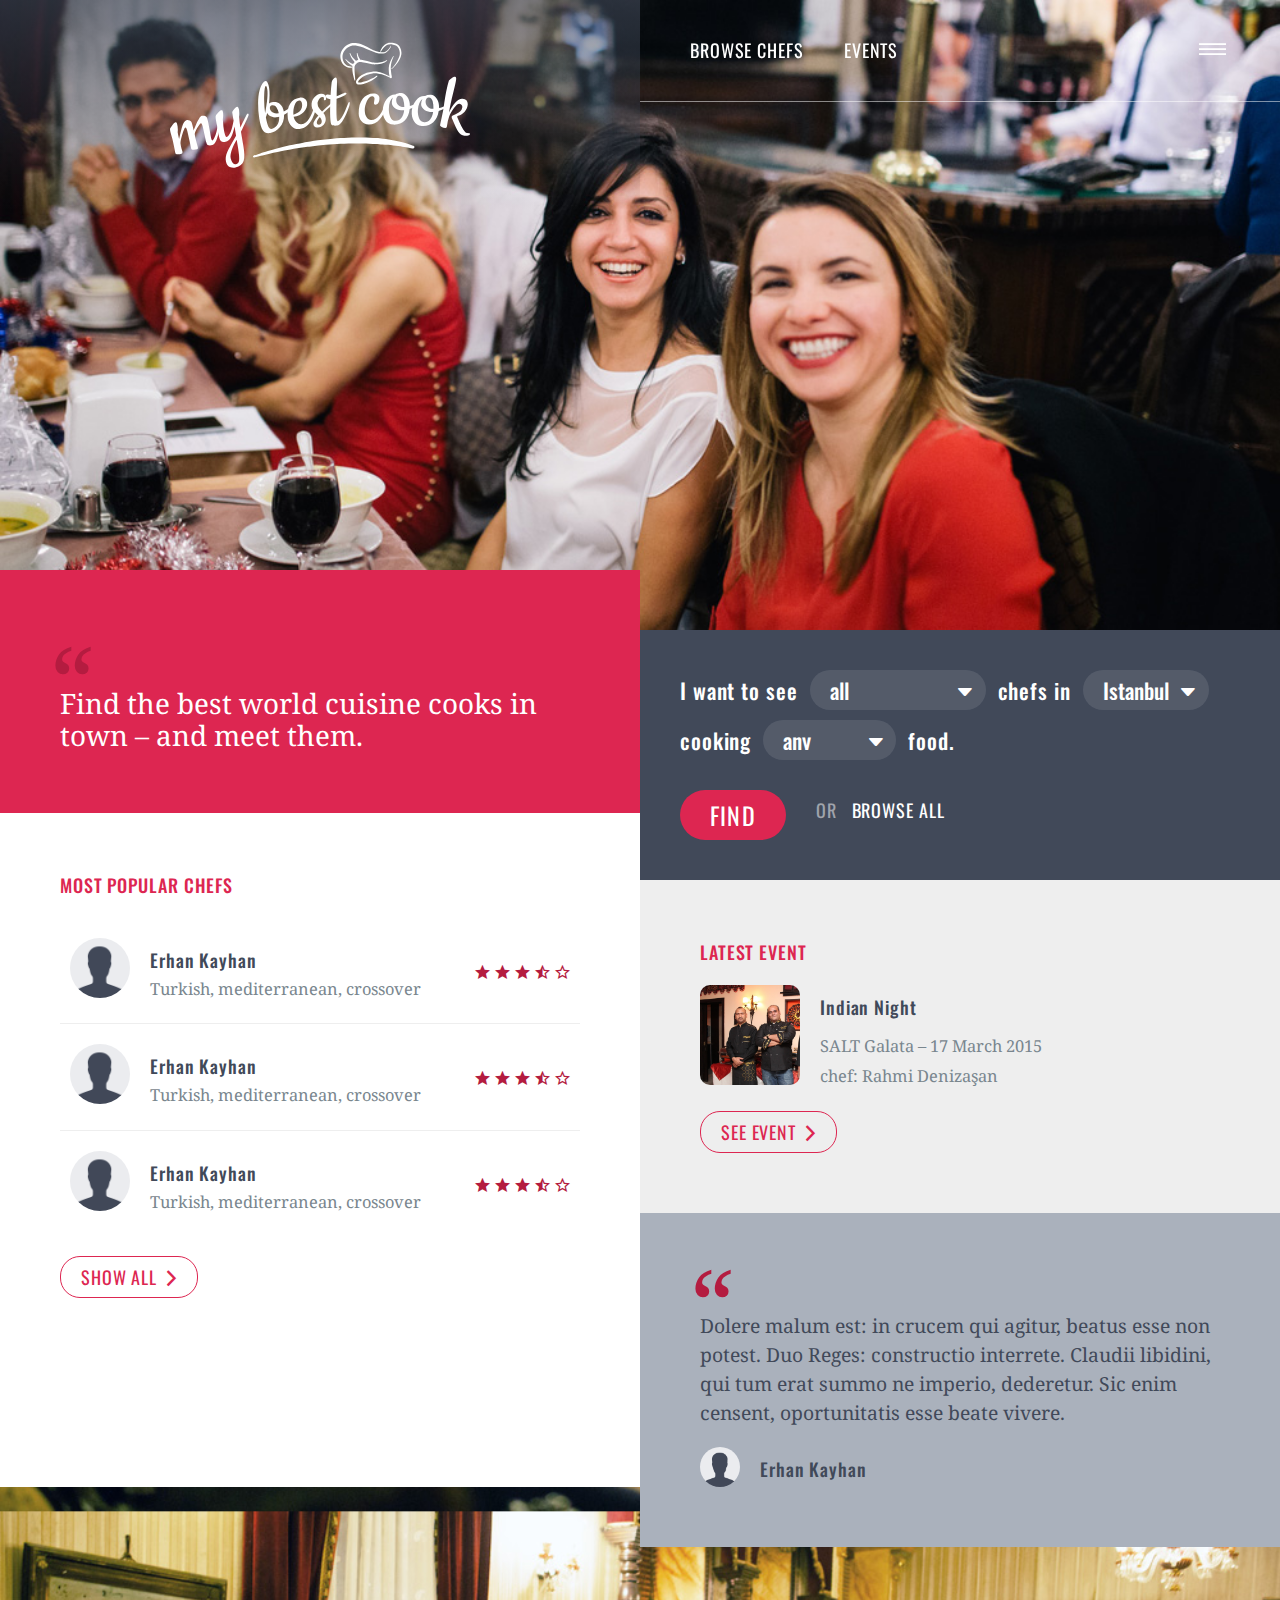
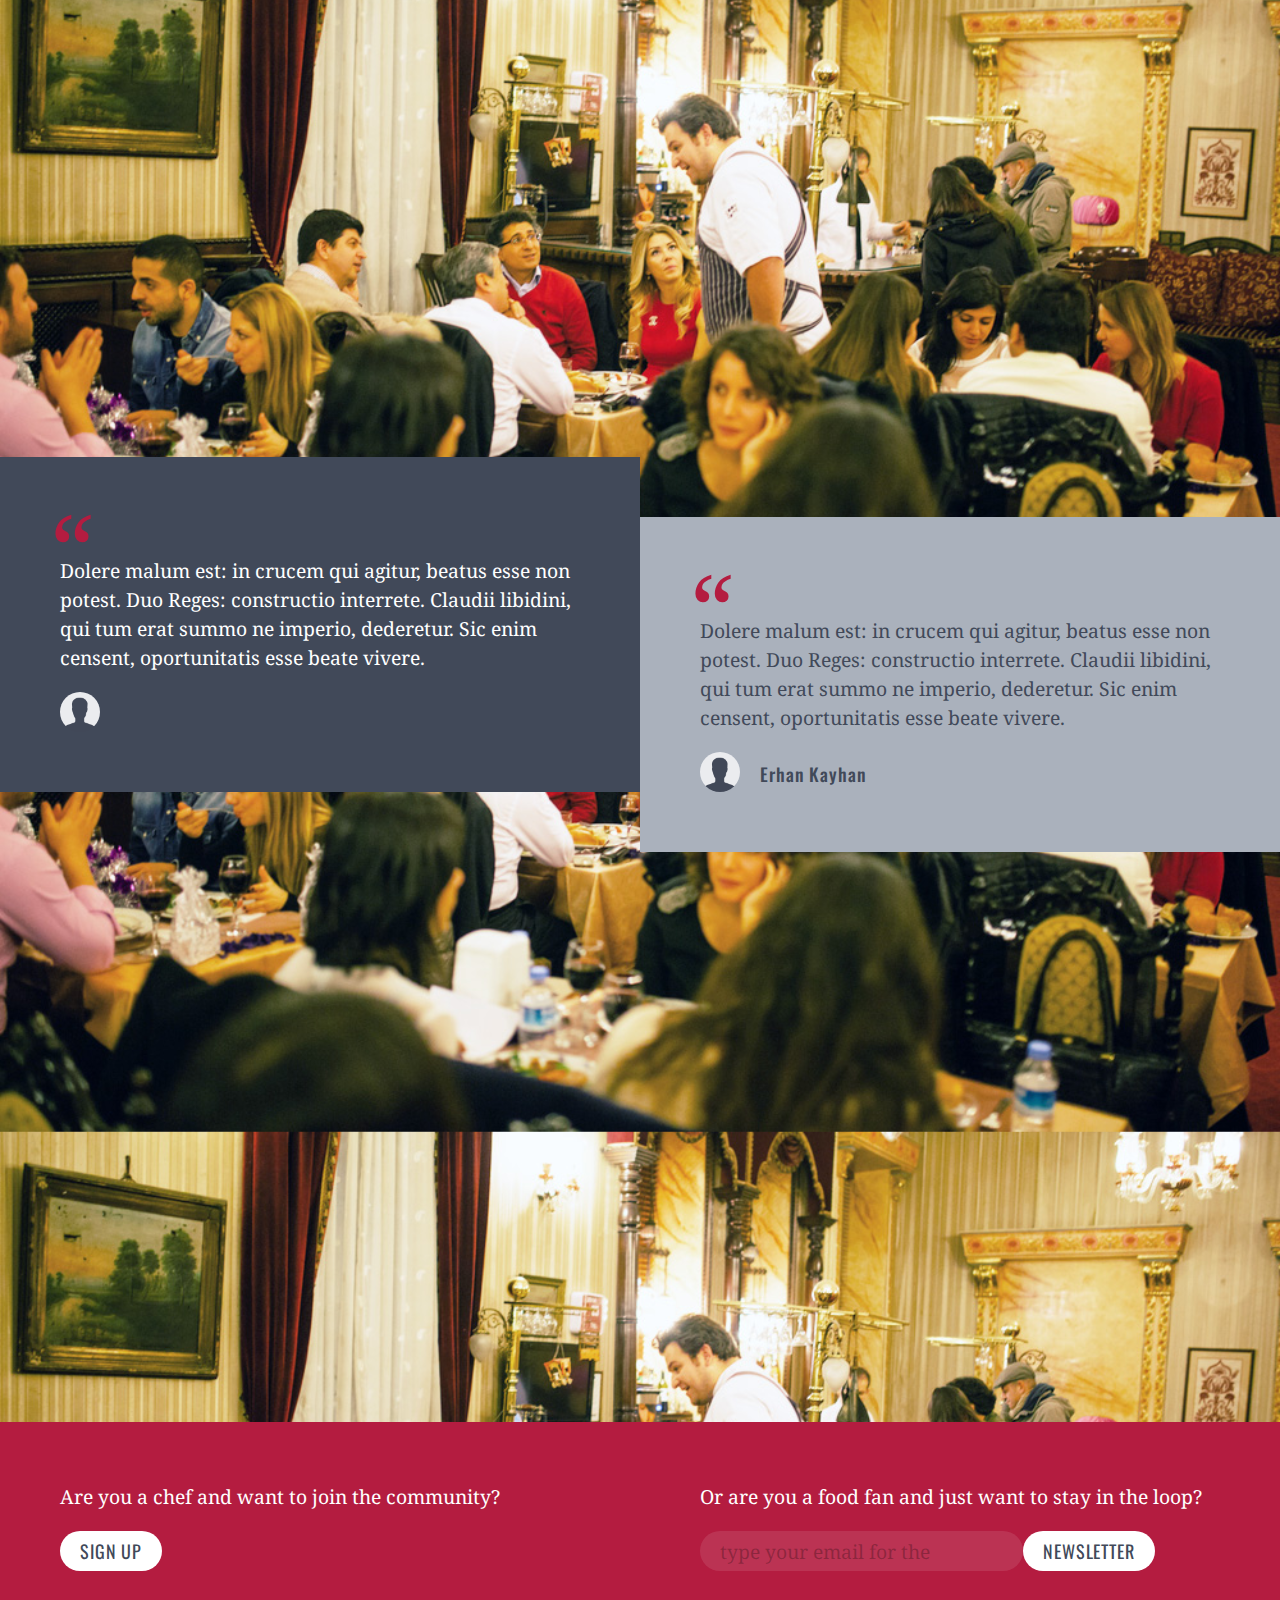
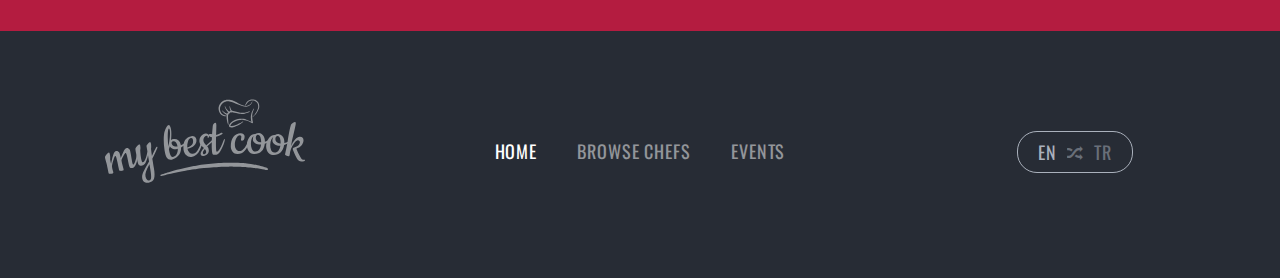
<file: index.html>
<!DOCTYPE html>

<html lang="en">

	<head>

		<title>mybestcook</title>

		<meta name="description" content="" />
		<meta name="keywords" content="" />
		<meta name="author" content="L Daniel Swakman, www.ldaniel.eu" />
		<meta charset="utf-8" />

		<meta name="viewport" content="width=device-width, initial-scale=1.0, maximum-scale=1.0">

		<link href='https://fonts.googleapis.com/css?family=Noto+Serif:400,700italic,700,400italic' rel='stylesheet' type='text/css'>
		<link href='https://fonts.googleapis.com/css?family=Oswald:400,300,700' rel='stylesheet' type='text/css'>

		<link href="css/bootstrap.min.css" rel="stylesheet" type="text/css" />
		<link href="css/ionicons.min.css" rel="stylesheet" type="text/css" />
	  <link href="css/style.css" rel="stylesheet" type="text/css" />

	  <link rel="icon" href="images/favicon.ico">
	  <!-- 'Use as mobile app' configurations -->
	  <link rel="manifest" href="manifest.json">
	  <meta name="mobile-web-app-capable" content="yes">
		<meta name="apple-mobile-web-app-capable" content="yes">
		<meta name="theme-color" content="#b21e52">
		<meta name="msapplication-navbutton-color" content="#b21e52">
		<meta name="apple-mobile-web-app-status-bar-style" content="#b21e52">
		<link rel="apple-touch-icon" href="images/app-icons/launcher-icon-60x60.png">
		<link rel="apple-touch-icon" sizes="76x76" href="images/app-icons/launcher-icon-76x76.png">
		<link rel="apple-touch-icon" sizes="120x120" href="images/app-icons/launcher-icon-120x120.png">
		<link rel="apple-touch-icon" sizes="152x152" href="images/app-icons/launcher-icon-152x152.png">

		<script src="js/jquery.min.js"></script>
    <script src="js/jquery.smooth-scroll.min.js"></script>
		<script src="js/scripts.js"></script>

	</head>

	<body id="top">

    <nav>

    	<div class="nav-fav u-nowrap">

	      <a href="javascript:void(0)" id="navbutton" class="btn btn-empty btn-lg u-floatright">
	        <i class="ion ion-drag ion-15x ion-fw"></i>
	        <i class="ion ion-android-close ion-15x ion-fw u-hide"></i>
	      </a>
	      <ul class="menu-fav u-clearfix">
	        <li>
	          <a href="list-chefs.html" class="btn btn-empty">Browse chefs</a>
	        </li>
	        <li>
	          <a href="list-events.html" class="btn btn-empty">Events</a>
	        </li>
	      </ul>

      </div>

      <a href="javascript:closeMessage('nav');" class="nav-mask"></a>

      <div class="nav-panel">
        <ul class="menu-full">
          <li>
            <a href="list-chefs.html">
              <i class="ion ion-person-stalker ion-15x ion-fw u-floatleft u-mt5 u-mr20 u-aligncenter"></i>
              <div class="u-mt10">Browse chefs</div>
            </a>
          </li>
          <li>
            <a href="list-events.html">
              <i class="ion ion-android-calendar ion-15x ion-fw u-floatleft u-mt5 u-mr20 u-aligncenter"></i>
              <div class="u-mt10">Browse events</div>
              </a>
          </li>
          <li>
            <a href="about.html">
              <i class="ion ion-help ion-15x ion-fw u-floatleft u-mt5 u-mr20 u-aligncenter"></i>
              <div class="u-mt10">About <em>mybestcook</em></div>
              </a>
          </li>
          <li>
            <a href="signup-chef.html">
              <i class="ion ion-person-add ion-15x ion-fw u-floatleft u-mt5 u-mr20 u-aligncenter"></i>
              <div class="u-mt10">Sign up (chef)</div>
            </a>
          </li>
          <li>
            <a href="javascript:openDialog('login')">
              <i class="ion ion-log-out ion-15x ion-fw u-floatleft u-mt5 u-mr20 u-aligncenter"></i>
              <div class="u-mt10">Log in (chef)</div>
            </a>
          </li>
        </ul>
        <div class="u-pinbottomright u-pa30">
          <a href="switch-to-turkish" class="btn btn-outlinegrey">EN <span class="u-opacity50"><i class="ion ion-shuffle u-ph5"></i> TR</span></a>
        </div>
      </div>

    </nav>

    <div class="flash-container">
    </div>

    <a href="javascript:closeMessage('dialog')" class="dialog-mask"></a>

    <dialog id="dialog_login" class="bg-greylight">
      <div class="row u-alignleft">
        <div class="col-sm-6 content">
          <h2 class="c-winered u-mb20">LOG IN</h2>
          <h4 class="c-grey">IF YOU HAVE A MYBESTCOOK ACCOUNT AS A CHEF, YOU CAN LOG IN HERE.</h4>
          <a href="#" class="btn btn-facebook u-mt20">CONNECT WITH FACEBOOK</a>
        </div>
        <div class="col-sm-6 content u-pv40 bg-white">
          <div class="u-clearfix">
            <a href="javascript:closeMessage('dialog')" class="u-floatright u-pa10 c-grey"><i class="ion ion-android-close ion-15x"></i></a>
          </div>

            <form action="login" class="u-mb20">
              <div class="fieldset">
                <label class="u-ml20 u-mb5"><small>email address</small></label>
                <input type="email" class="field field-dark u-fullwidth" placeholder="email address"></input>
                <div class="field-validation u-hide">Please fill in your email address.</div>
              </div>
              <div class="fieldset">
                <label class="u-ml20 u-mb5"><small>password</small></label>
                <input type="password" class="field field-dark u-fullwidth u-mb20" placeholder="password"></input>
                <div class="field-validation u-hide">Please fill in your password.</div>
              </div>
              <button type="submit" href="javascript:void(0)"class="btn btn-primary u-mb10 u-floatright" onclick="submitDummyEffects($(this));">LOGIN</button>

              <div class="fieldset fieldset-checkbox u-mb20 u-floatleft">
                <input type="checkbox" id="pwforgot"></input>
                <label for="pwforgot"><span>Forgot my password</span></label>
              </div>

              <div class="field-message u-mt20 u-hide">
                <a href="javascript:void(0)" onclick="closeMessage($(this));" class="u-floatright u-ml10 u-mb10"><i class="ion ion-android-close ion-15x"></i></a>
                Fill in your email address 
              </div>
            </form>

        </div>
      </div>
    </dialog>

		<section class="slide" style="background-image: url('images/misafirlerimiz.jpg')">

			<div class="row">
				<div class="col-sm-6 content u-pv30 bg-gradient1 u-aligncenter">
					<img id="logo" src="images/logo.svg" alt="" />
				</div>
			</div>

    </section>

    <section>

			<div class="row">
        <div class="col-sm-6 col-nopadding">

  				<div class="content content-left bg-winered u-pt80" style="margin-top: -60px;">
            <p class="quote"><big><big>Find the best world cuisine cooks in town – and meet them.</big></big></p>
  				</div>

          <div class="content content-left">
            <h4 class="c-winered u-mb20">MOST POPULAR CHEFS</h4>

            <div class="list u-mb20">
              <a href="view-chef.html" class="list-item u-clearfix">
                <div class="rating u-floatright u-mt20">
                  <i class="ion ion-android-star"></i>
                  <i class="ion ion-android-star"></i>
                  <i class="ion ion-android-star"></i>
                  <i class="ion ion-android-star-half"></i>
                  <i class="ion ion-android-star-outline"></i>
                </div>
                <div class="badge badge-circle badge-large u-mr20 u-floatleft">
                  <img src="images/user_fallback.png" alt="" />
                </div>
                <h4 class="c-darkblue u-mt10">Erhan Kayhan</h4>
                <p><small>Turkish, mediterranean, crossover</small></p>
              </a>
              <a href="view-chef.html" class="list-item u-clearfix">
                <div class="rating u-floatright u-mt20">
                  <i class="ion ion-android-star"></i>
                  <i class="ion ion-android-star"></i>
                  <i class="ion ion-android-star"></i>
                  <i class="ion ion-android-star-half"></i>
                  <i class="ion ion-android-star-outline"></i>
                </div>
                <div class="badge badge-circle badge-large u-mr20 u-floatleft">
                  <img src="images/user_fallback.png" alt="" />
                </div>
                <h4 class="c-darkblue u-mt10">Erhan Kayhan</h4>
                <p><small>Turkish, mediterranean, crossover</small></p>
              </a>
              <a href="view-chef.html" class="list-item u-clearfix">
                <div class="rating u-floatright u-mt20">
                  <i class="ion ion-android-star"></i>
                  <i class="ion ion-android-star"></i>
                  <i class="ion ion-android-star"></i>
                  <i class="ion ion-android-star-half"></i>
                  <i class="ion ion-android-star-outline"></i>
                </div>
                <div class="badge badge-circle badge-large u-mr20 u-floatleft">
                  <img src="images/user_fallback.png" alt="" />
                </div>
                <h4 class="c-darkblue u-mt10">Erhan Kayhan</h4>
                <p><small>Turkish, mediterranean, crossover</small></p>
              </a>
            </div>

            <a href="list-chefs.html" class="btn btn-outline u-mb40">SHOW ALL <i class="ion ion-chevron-right u-ml5"></i></a>
          </div>

        </div>
        <div class="col-sm-6 col-nopadding">

  				<div class="content content-right u-pa40 bg-darkblue">
            <form action="">
    					<h4><big>
                I want to see
                <div class="fieldset-hasIcon">
                  <select class="field field-natural">
                    <option selected="true">all</option>
                    <option>[top rated]</option>
                    <option>[most recent]</option>
                    <option>[...]</option>
                  </select>
                  <i class="ion ion-arrow-down-b u-mt5"></i>
                </div>
                chefs in
                <div class="fieldset-hasIcon">
                  <select class="field field-natural">
                    <option selected="true">Istanbul</option>
                    <option>London</option>
                  </select>
                  <i class="ion ion-arrow-down-b u-mt5"></i>
                </div>
                cooking
                <div class="fieldset-hasIcon">
                  <select class="field field-natural">
                    <option selected="true">any</option>
                    <option>[cuisine]</option>
                    <option>[cuisine]</option>
                  </select>
                  <i class="ion ion-arrow-down-b u-mt5"></i>
                </div>
                food.
              </big></h4>
    					<button type="submit" class="btn btn-large btn-primary u-mt20">FIND</button>
              <a href="list-chefs.html" class="btn btn-empty u-mt20 u-ml5"> <span class="c-white-transp u-mr10">OR</span> BROWSE ALL</a>
            </form>
  				</div>

          <div class="content content-right bg-greylight">

            <h4 class="c-winered u-mb20">LATEST EVENT</h4>

            <div class="event u-clearfix">
              <div class="badge badge-square badge-large u-floatleft u-mr20">
                <img src="images/event.jpg" alt="" />
              </div>
              <h4 class="u-mv10">Indian Night</h4>
              <p><small>SALT Galata – 17 March 2015<br />
              chef: Rahmi Denizaşan</small></p>
            </div>
            <a href="list-chefs.html" class="btn btn-outline u-mt20">SEE EVENT <i class="ion ion-chevron-right u-ml5"></i></a>

          </div>

          <div class="content content-right bg-grey" style="margin-bottom: -120px;">
            <p class="quote c-white u-mb20">Dolere malum est: in crucem qui agitur, beatus esse non potest. Duo Reges: constructio interrete. Claudii libidini, qui tum erat summo ne imperio, dederetur. Sic enim censent, oportunitatis esse beate vivere.</p>
            <div class="badge badge-circle u-mr20 u-floatleft">
              <img src="images/user_fallback.png" alt="" />
            </div>
            <h4 class="c-darkblue u-pt10">Erhan Kayhan</h4>
          </div>

  			</div>
      </div>

		</section>

		<section class="slide" style="background-image: url('images/yemek_organizasyonu.jpg')">
		</section>

    <section>
      <div class="row">
        <div class="col-sm-6 col-nopadding">
       
          <div class="content content-right bg-darkblue" style="margin-top: -60px;">
            <p class="quote c-white u-mb20">Dolere malum est: in crucem qui agitur, beatus esse non potest. Duo Reges: constructio interrete. Claudii libidini, qui tum erat summo ne imperio, dederetur. Sic enim censent, oportunitatis esse beate vivere.</p>
            <div class="badge badge-circle u-mr20 u-floatleft">
              <img src="images/user_fallback.png" alt="" />
            </div>
            <h4 class="c-darkblue u-pt10">Erhan Kayhan</h4>
          </div>
          
        </div>
        <div class="col-sm-6 col-nopadding">
       
          <div class="content content-right bg-grey" style="margin-bottom: -120px;">
            <p class="quote c-white u-mb20">Dolere malum est: in crucem qui agitur, beatus esse non potest. Duo Reges: constructio interrete. Claudii libidini, qui tum erat summo ne imperio, dederetur. Sic enim censent, oportunitatis esse beate vivere.</p>
            <div class="badge badge-circle u-mr20 u-floatleft">
              <img src="images/user_fallback.png" alt="" />
            </div>
            <h4 class="c-darkblue u-pt10">Erhan Kayhan</h4>
          </div>

        </div>
      </div>
    </section>

    <section class="slide" style="background-image: url('images/yemek_organizasyonu.jpg')">
    </section>

    <section class="bg-winereddark">
      <div class="row">
        <div class="col-sm-6 col-nopadding">
       
          <div class="content content-right">
            <p class="c-white">Are you a chef and want to join the community?</p>
            <a href="signup-chef.html" class="btn btn-white u-mt20">SIGN UP</a>
          </div>
          
        </div>
        <div class="col-sm-6 col-nopadding">
       
          <div class="content content-right">
            <p class="c-white">Or are you a food fan and just want to stay in the loop?</p>
            <form action="" class="newsletter u-mt10">
              <div class="fieldset u-floatleft u-mt10">
                <input type="email" class="field" placeholder="type your email for the"></input>
                <div class="field-validation u-hide">Please fill in your email address.</div>
              </div>
              <a href="javascript:void(0)" class="btn btn-white u-floatleft u-mt10" onclick="submitDummyEffects($(this));">NEWSLETTER</a>
              <div class="field-message u-mt20 u-hide">
                <a href="javascript:void(0)" onclick="closeMessage($(this));" class="u-floatright u-ml10 u-mb10"><i class="ion ion-android-close ion-15x"></i></a>
                Thanks! A confirmation email has been sent to your address.
              </div>
            </form>
          </div>

        </div>
      </div>
    </section>

    <footer>
      <div class="row">
        <div class="col-sm-3">
          <img src="images/logo.svg" width="200px" alt="" class="u-opacity50" />
        </div>
        <div class="col-sm-6 u-pv40">
          <ul class="menu-fav u-clearfix u-inlineblock">
            <li>
              <a href="index.html" class="btn btn-empty">Home</a>
            </li>
            <li>
              <a href="list-chefs.html" class="btn btn-empty u-opacity50">Browse chefs</a>
            </li>
            <li>
              <a href="list-events.html" class="btn btn-empty u-opacity50">Events</a>
            </li>
          </ul>
        </div>
        <div class="col-sm-3 u-pv40">
          <a href="switch-to-turkish" class="btn btn-outlinegrey">EN <span class="u-opacity50"><i class="ion ion-shuffle u-ph5"></i> TR</span></a>
        </div>
      </div>
    </footer>

	</body>

</html>
</file>
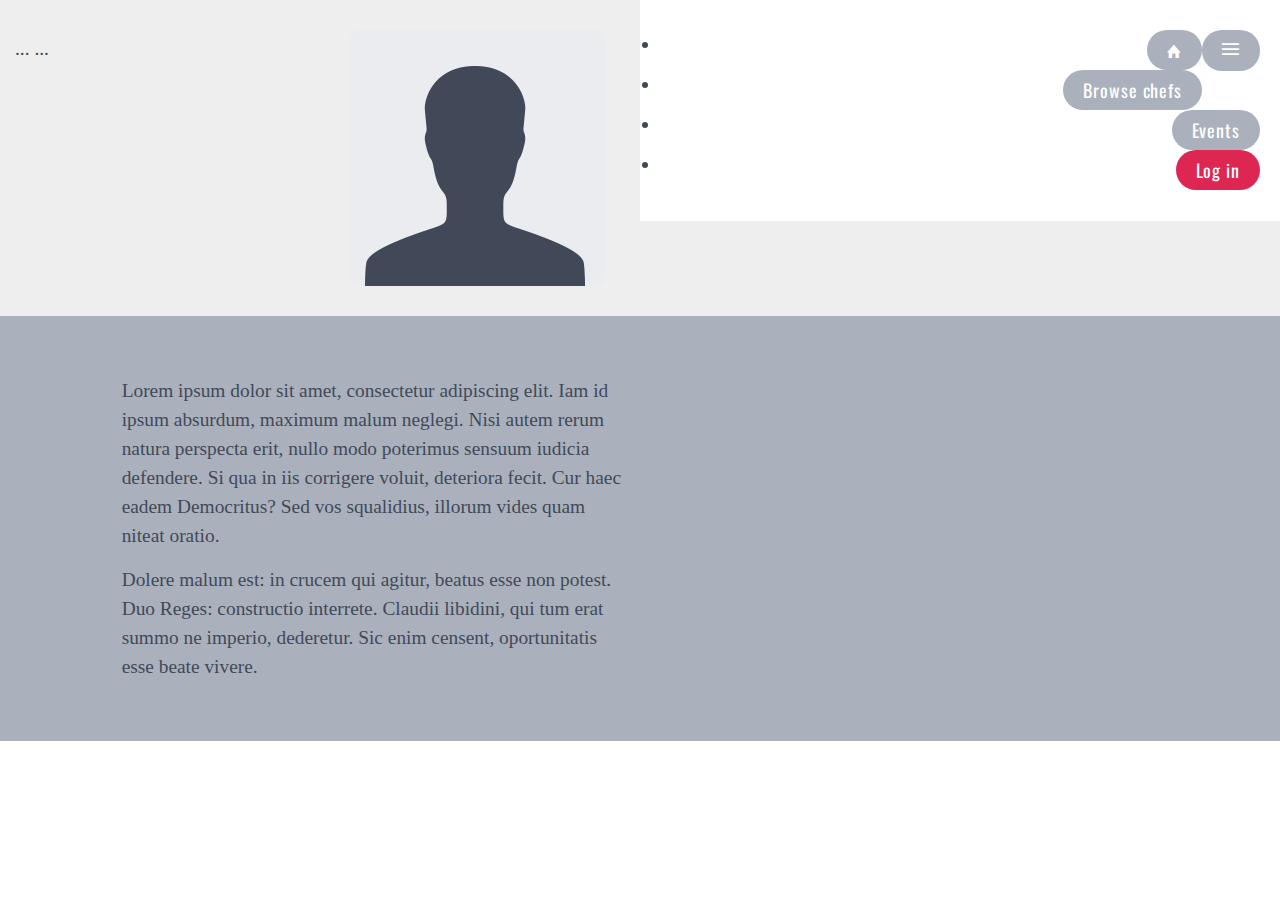
<file: chefs.html>
<!DOCTYPE html>

<html lang="en">

  <head>

    <title>mybestcook</title>

    <meta name="description" content="" />
    <meta name="keywords" content="" />
    <meta name="author" content="L Daniel Swakman, www.ldaniel.eu" />
    <meta charset="utf-8" />

    <meta name="viewport" content="width=device-width, initial-scale=1.0, maximum-scale=1.0">

    <link href='https://fonts.googleapis.com/css?family=Amiri:400italic,700italic,400,700' rel='stylesheet' type='text/css'>
    <link href='https://fonts.googleapis.com/css?family=Oswald:400,300,700' rel='stylesheet' type='text/css'>

    <link href="css/bootstrap.min.css" rel="stylesheet" type="text/css" />
    <link href="css/ionicons.min.css" rel="stylesheet" type="text/css" />
    <link href="css/style.css" rel="stylesheet" type="text/css" />

    <link rel="icon" href="images/favicon.ico">
    <!-- 'Use as mobile app' configurations -->
    <link rel="manifest" href="manifest.json">
    <meta name="mobile-web-app-capable" content="yes">
    <meta name="apple-mobile-web-app-capable" content="yes">
    <meta name="theme-color" content="#b21e52">
    <meta name="msapplication-navbutton-color" content="#b21e52">
    <meta name="apple-mobile-web-app-status-bar-style" content="#b21e52">
    <link rel="apple-touch-icon" href="images/app-icons/launcher-icon-60x60.png">
    <link rel="apple-touch-icon" sizes="76x76" href="images/app-icons/launcher-icon-76x76.png">
    <link rel="apple-touch-icon" sizes="120x120" href="images/app-icons/launcher-icon-120x120.png">
    <link rel="apple-touch-icon" sizes="152x152" href="images/app-icons/launcher-icon-152x152.png">

    <script src="js/jquery.min.js"></script>
    <script src="js/scripts.js"></script>

    <script>
    // inserting random user info for mockup purposes
    $.ajax({
      url: 'http://api.randomuser.me/',
      dataType: 'json',
      success: function(data){
        $user = data['results'][0]['user'];
        console.log($user);
        $('.firstname').html($user['name']['first']);
        $('.lastname').html($user['name']['last']);
      }
    });
    </script>

  </head>

  <body id="top">

    <nav class="bg-white u-pv30 u-alignright u-ph20 u-nowrap">
      <a href="about.html" class="btn btn-transp btn-lg u-floatright">
        <i class="ion ion-navicon ion-15x"></i>
      </a>
      <ul class="menu">
        <li>
          <a href="index.html" class="btn btn-lg"><i class="ion ion-home"></i></a>
        </li>
        <li>
          <a href="chefs.html" class="btn btn-lg">Browse chefs</a>
        </li>
        <li>
          <a href="events.html" class="btn btn-lg">Events</a>
        </li>
        <li>
          <a href="about.html" class="btn btn-primary btn-lg">Log in</a>
        </li>
      </ul>
    </nav>

    <section class="bg-greylight">
      <div class="row u-pv30">
        <div class="col-sm-6 u-alignleft">
          <span class="firstname">...</span> <span class="lastname">...</span>
          <div class="badge badge-user u-floatright u-ml40 u-mr20">
            <img src="images/user_fallback.png" alt="" />
          </div>
        </div>
      </div>
    </section>

    <section class="bg-grey">
      <div class="row u-pv60">
        <div class="col-sm-5 col-sm-offset-1">
          <p>Lorem ipsum dolor sit amet, consectetur adipiscing elit. Iam id ipsum absurdum, maximum malum neglegi. Nisi autem rerum natura perspecta erit, nullo modo poterimus sensuum iudicia defendere. Si qua in iis corrigere voluit, deteriora fecit. Cur haec eadem Democritus? Sed vos squalidius, illorum vides quam niteat oratio.</p>

          <p>Dolere malum est: in crucem qui agitur, beatus esse non potest. Duo Reges: constructio interrete. Claudii libidini, qui tum erat summo ne imperio, dederetur. Sic enim censent, oportunitatis esse beate vivere.</p>
        </div>
      </div>
    </section>

  </body>

</html>
</file>
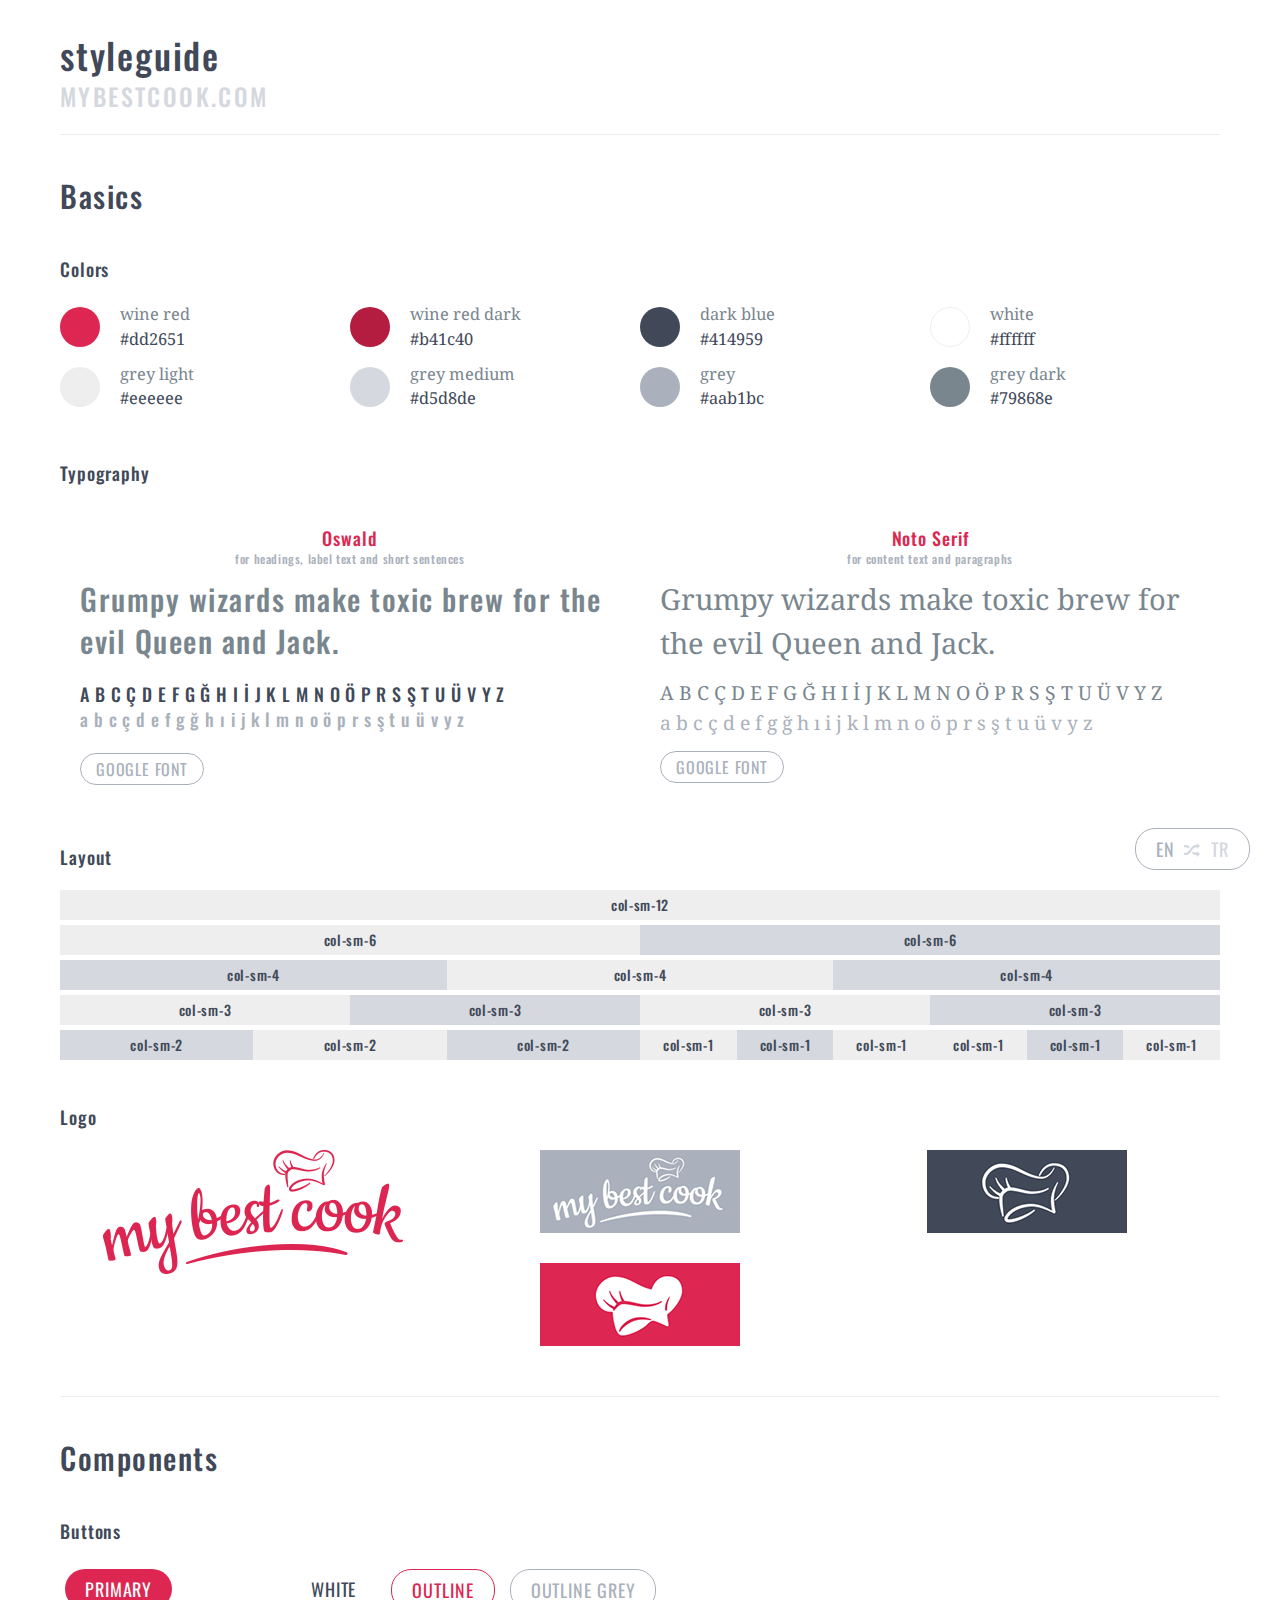
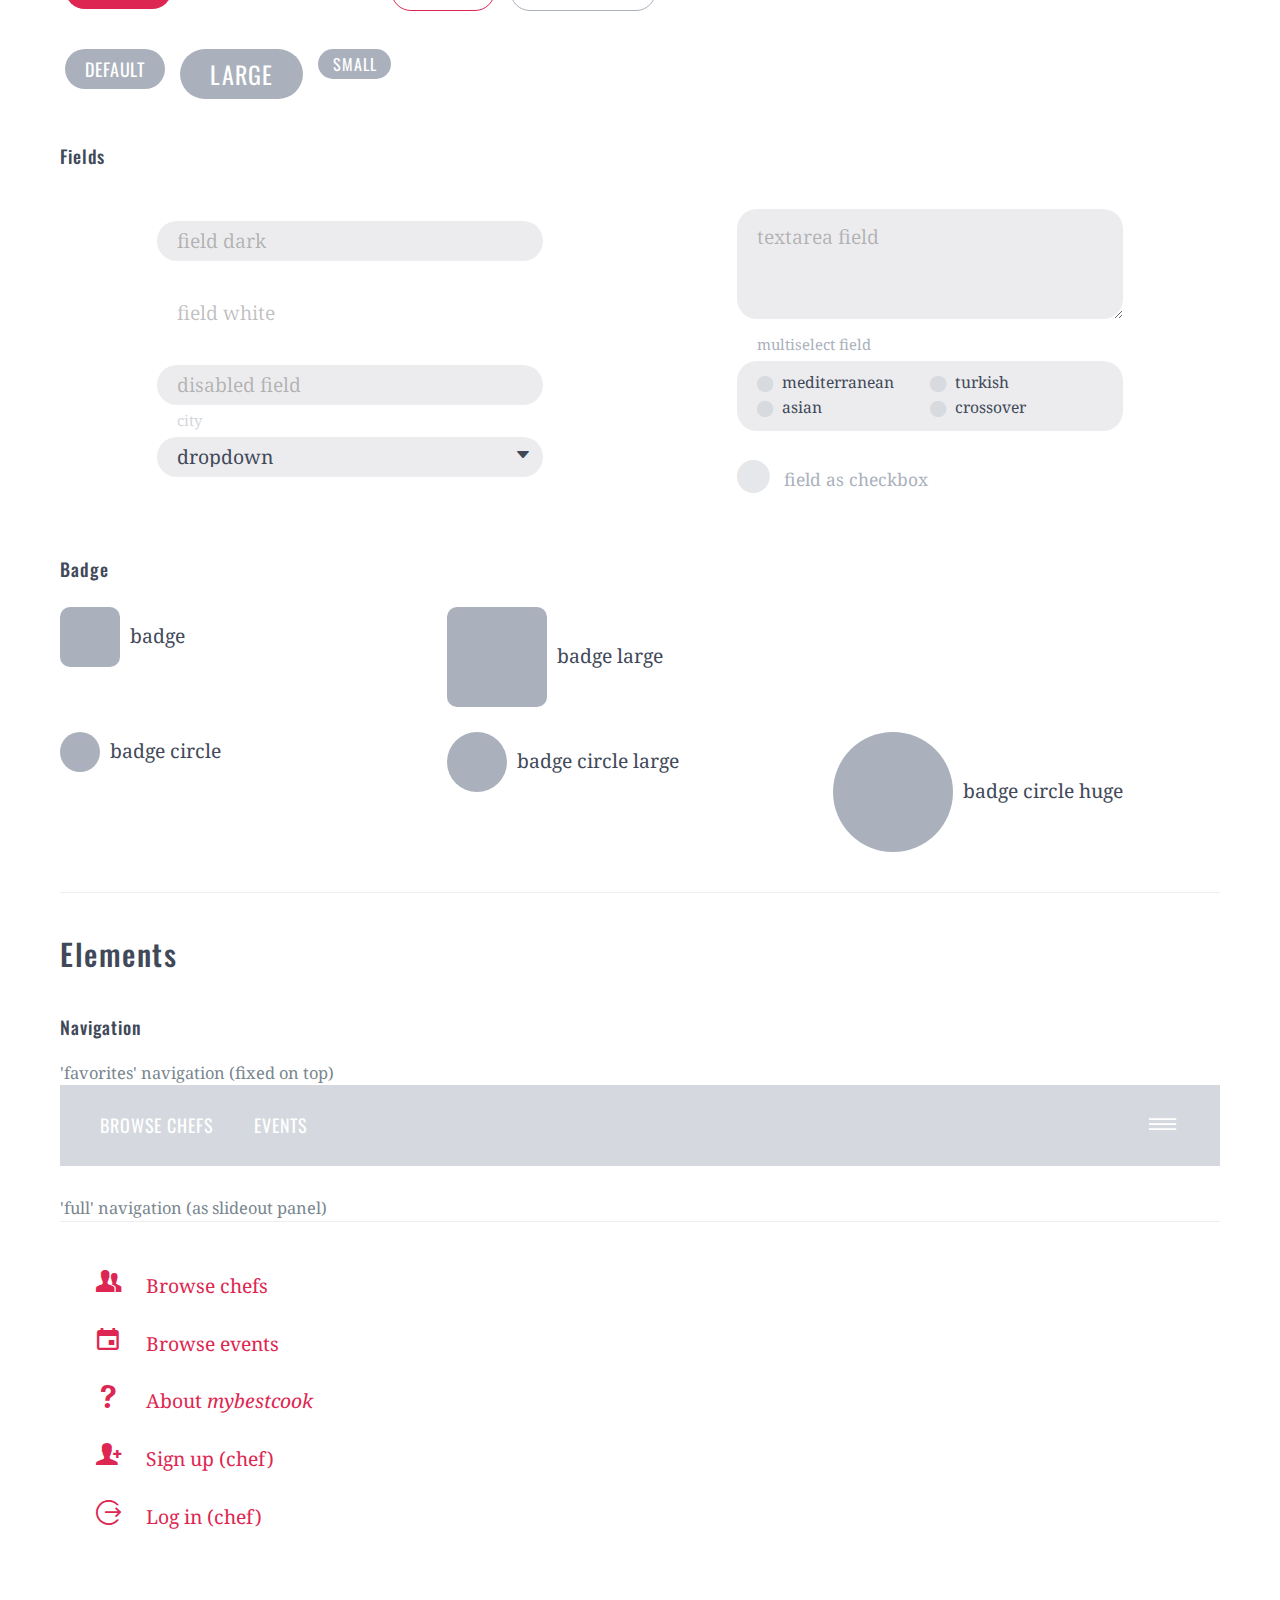
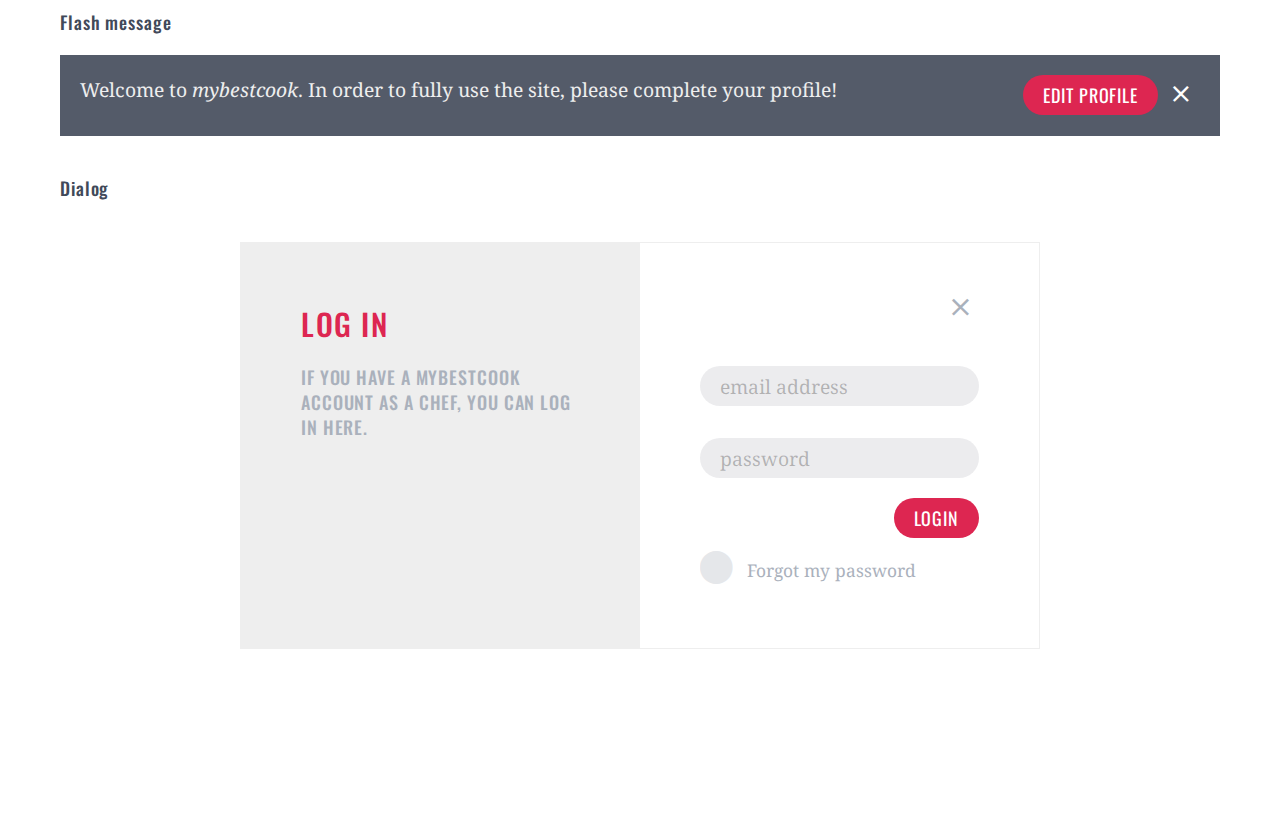
<file: styleguide.html>
<!DOCTYPE html>

<html lang="en">

  <head>

    <title>mybestcook</title>

    <meta name="description" content="" />
    <meta name="keywords" content="" />
    <meta name="author" content="L Daniel Swakman, www.ldaniel.eu" />
    <meta charset="utf-8" />

    <meta name="viewport" content="width=device-width, initial-scale=1.0, maximum-scale=1.0">

    <link href='https://fonts.googleapis.com/css?family=Noto+Serif:400,700italic,700,400italic' rel='stylesheet' type='text/css'>
    <link href='https://fonts.googleapis.com/css?family=Oswald:400,300,700' rel='stylesheet' type='text/css'>

    <link href="css/bootstrap.min.css" rel="stylesheet" type="text/css" />
    <link href="css/ionicons.min.css" rel="stylesheet" type="text/css" />
    <link href="css/style.css" rel="stylesheet" type="text/css" />

    <link rel="icon" href="images/favicon.ico">
    <!-- 'Use as mobile app' configurations -->
    <link rel="manifest" href="manifest.json">
    <meta name="mobile-web-app-capable" content="yes">
    <meta name="apple-mobile-web-app-capable" content="yes">
    <meta name="theme-color" content="#b21e52">
    <meta name="msapplication-navbutton-color" content="#b21e52">
    <meta name="apple-mobile-web-app-status-bar-style" content="#b21e52">
    <link rel="apple-touch-icon" href="images/app-icons/launcher-icon-60x60.png">
    <link rel="apple-touch-icon" sizes="76x76" href="images/app-icons/launcher-icon-76x76.png">
    <link rel="apple-touch-icon" sizes="120x120" href="images/app-icons/launcher-icon-120x120.png">
    <link rel="apple-touch-icon" sizes="152x152" href="images/app-icons/launcher-icon-152x152.png">

    <script src="js/jquery.min.js"></script>
    <script src="js/jquery.smooth-scroll.min.js"></script>
    <script src="js/scripts.js"></script>

  </head>

  <body id="top">

    <div class="u-ph60 u-pv30">
      <h1>styleguide</h1>
      <h3 class="c-greymedium">MyBestCook.com</h3>
      <hr />

      <h2 class="u-mt40">Basics</h2>

      <h4 class="u-mb20 u-mt40">Colors</h4>
      <div class="row">

        <div class="col-md-3 col-sm-4 col-xs-6 col-nopadding u-mb10">
          <div class="badge badge-circle bg-winered u-floatleft u-mt5"> </div>
          <small><p class="u-floatleft u-ml20">
              wine red<br />
              <span class="c-darkblue">#dd2651</span>
          </p></small>
        </div>
        <div class="col-md-3 col-sm-4 col-xs-6 col-nopadding u-mb10">
          <div class="badge badge-circle bg-winereddark u-floatleft u-mt5"> </div>
          <small><p class="u-floatleft u-ml20">
              wine red dark<br />
              <span class="c-darkblue">#b41c40</span>
          </p></small>
        </div>
        <div class="col-md-3 col-sm-4 col-xs-6 col-nopadding u-mb10">
          <div class="badge badge-circle bg-darkblue u-floatleft u-mt5"> </div>
          <small><p class="u-floatleft u-ml20">
              dark blue<br />
              <span class="c-darkblue">#414959</span>
          </p></small>
        </div>
        <div class="col-md-3 col-sm-4 col-xs-6 col-nopadding u-mb10">
          <div class="badge badge-circle bg-white u-floatleft u-mt5" style="border: 1px solid #eeeeee;"> </div>
          <small><p class="u-floatleft u-ml20">
              white<br />
              <span class="c-darkblue">#ffffff</span>
          </p></small>
        </div>
        <div class="col-md-3 col-sm-4 col-xs-6 col-nopadding u-mb10">
          <div class="badge badge-circle bg-greylight u-floatleft u-mt5"> </div>
          <small><p class="u-floatleft u-ml20">
              grey light<br />
              <span class="c-darkblue">#eeeeee</span>
          </p></small>
        </div>
        <div class="col-md-3 col-sm-4 col-xs-6 col-nopadding u-mb10">
          <div class="badge badge-circle bg-greymedium u-floatleft u-mt5"> </div>
          <small><p class="u-floatleft u-ml20">
              grey medium<br />
              <span class="c-darkblue">#d5d8de</span>
          </p></small>
        </div>
        <div class="col-md-3 col-sm-4 col-xs-6 col-nopadding u-mb10">
          <div class="badge badge-circle bg-grey u-floatleft u-mt5"> </div>
          <small><p class="u-floatleft u-ml20">
              grey<br />
              <span class="c-darkblue">#aab1bc</span>
          </p></small>
        </div>
        <div class="col-md-3 col-sm-4 col-xs-6 col-nopadding u-mb10">
          <div class="badge badge-circle u-floatleft u-mt5" style="background-color: #79868e;"> </div>
          <small><p class="u-floatleft u-ml20">
              grey dark<br />
              <span class="c-darkblue">#79868e</span>
          </p></small>
        </div>

      </div>

      <h4 class="u-mb20 u-mt40">Typography</h4>
      <div class="row">
        <div class="col-sm-6 col-xs-12 col-nopadding u-pa20">
          <h4 class="c-winered u-aligncenter">Oswald</h4>
          <h6 class="c-grey u-aligncenter u-mb10">for headings, label text and short sentences</h6>
          <h2 style="color: #79868e;">Grumpy wizards make toxic brew for the evil Queen and Jack.</h2>
          <h4 class="u-mt20">A B C Ç D E F G Ğ H I İ J K L M N O Ö P R S Ş T U Ü V Y Z</h4>
          <h4 class="c-grey">a b c ç d e f g ğ h ı i j k l m n o ö p r s ş t u ü v y z</h4>

          <a href="https://www.google.com/fonts/specimen/Oswald" target="_blank" class="btn btn-small btn-outlinegrey u-mt20">GOOGLE FONT</a>

        </div>
        <div class="col-sm-6 col-xs-12 col-nopadding u-pa20">
          <h4 class="c-winered u-aligncenter">Noto Serif</h4>
          <h6 class="c-grey u-aligncenter u-mb10">for content text and paragraphs</h6>
          <p style="color: #79868e; font-size: 1.5em;">Grumpy wizards make toxic brew for the evil Queen and Jack.</p>
          <p class="u-mt20" style="line-height: 0.8em;">A B C Ç D E F G Ğ H I İ J K L M N O Ö P R S Ş T U Ü V Y Z</p>
          <p class="c-grey" style="line-height: 0.8em;">a b c ç d e f g ğ h ı i j k l m n o ö p r s ş t u ü v y z</p>

          <a href="https://www.google.com/fonts/specimen/Noto+Serif" target="_blank" class="btn btn-small btn-outlinegrey u-mt20">GOOGLE FONT</a>

        </div>
      </div>

      <h4 class="u-mb20 u-mt40">Layout</h4>

      <div class="row u-aligncenter">
        <div class="col-sm-12 col-nopadding bg-greylight u-pv5 u-mb5" style="height: 30px;"><h5>col-sm-12</h5></div>

        <div class="col-sm-6 col-nopadding bg-greylight u-pv5 u-mb5" style="height: 30px;"><h5>col-sm-6</h5></div>
        <div class="col-sm-6 col-nopadding bg-greymedium u-pv5 u-mb5" style="height: 30px;"><h5>col-sm-6</h5></div>

        <div class="col-sm-4 col-nopadding bg-greymedium u-pv5 u-mb5" style="height: 30px;"><h5>col-sm-4</h5></div>
        <div class="col-sm-4 col-nopadding bg-greylight u-pv5 u-mb5" style="height: 30px;"><h5>col-sm-4</h5></div>
        <div class="col-sm-4 col-nopadding bg-greymedium u-pv5 u-mb5" style="height: 30px;"><h5>col-sm-4</h5></div>

        <div class="col-sm-3 col-nopadding bg-greylight u-pv5 u-mb5" style="height: 30px;"><h5>col-sm-3</h5></div>
        <div class="col-sm-3 col-nopadding bg-greymedium u-pv5 u-mb5" style="height: 30px;"><h5>col-sm-3</h5></div>
        <div class="col-sm-3 col-nopadding bg-greylight u-pv5 u-mb5" style="height: 30px;"><h5>col-sm-3</h5></div>
        <div class="col-sm-3 col-nopadding bg-greymedium u-pv5 u-mb5" style="height: 30px;"><h5>col-sm-3</h5></div>

        <div class="col-sm-2 col-nopadding bg-greymedium u-pv5 u-mb5" style="height: 30px;"><h5>col-sm-2</h5></div>
        <div class="col-sm-2 col-nopadding bg-greylight u-pv5 u-mb5" style="height: 30px;"><h5>col-sm-2</h5></div>
        <div class="col-sm-2 col-nopadding bg-greymedium u-pv5 u-mb5" style="height: 30px;"><h5>col-sm-2</h5></div>
        <div class="col-sm-1 col-nopadding bg-greylight u-pv5 u-mb5" style="height: 30px;"><h5>col-sm-1</h5></div>
        <div class="col-sm-1 col-nopadding bg-greymedium u-pv5 u-mb5" style="height: 30px;"><h5>col-sm-1</h5></div>
        <div class="col-sm-1 col-nopadding bg-greylight u-pv5 u-mb5" style="height: 30px;"><h5>col-sm-1</h5></div>
        <div class="col-sm-1 col-nopadding bg-greylight u-pv5 u-mb5" style="height: 30px;"><h5>col-sm-1</h5></div>
        <div class="col-sm-1 col-nopadding bg-greymedium u-pv5 u-mb5" style="height: 30px;"><h5>col-sm-1</h5></div>
        <div class="col-sm-1 col-nopadding bg-greylight u-pv5 u-mb5" style="height: 30px;"><h5>col-sm-1</h5></div>

      </div>

      <h4 class="u-mb20 u-mt40">Logo</h4>

      <div class="row">
        <div class="col-sm-4 col-sm-6 col-nopadding u-aligncenter u-mb30">
          <img src="images/logo-v1.png" alt="" />
        </div>
        <div class="col-sm-4 col-sm-6 col-nopadding u-aligncenter u-mb30">
          <img src="images/logo-v2.png" alt="" />
        </div>
        <div class="col-sm-4 col-sm-6 col-nopadding u-aligncenter u-mb30">
          <img src="images/logo-v3.png" alt="" />
        </div>
        <div class="col-sm-4 col-sm-6 col-nopadding u-aligncenter u-mb30">
          <img src="images/logo-v4.png" alt="" />
        </div>
      </div>

      <hr />

      <h2 class="u-mt40">Components</h2>

      <h4 class="u-mb20 u-mt40">Buttons</h4>

      <a href="#" class="btn btn-primary u-ma5">PRIMARY</a>
      <a href="#" class="btn btn-empty u-ma5">EMPTY</a>
      <a href="#" class="btn btn-white u-ma5">WHITE</a>
      <a href="#" class="btn btn-outline u-ma5">OUTLINE</a>
      <a href="#" class="btn btn-outlinegrey u-ma5">OUTLINE GREY</a>

      <br /><br />

      <a href="#" class="btn u-ma5">DEFAULT</a>
      <a href="#" class="btn btn-large u-ma5">LARGE</a>
      <a href="#" class="btn btn-small u-ma5">SMALL</a>

      <h4 class="u-mb20 u-mt40">Fields</h4>      

      <div class="row">
        <div class="col-md-4 col-md-offset-1 col-sm-6 col-xs-12 col-nopadding">
          <div class="fieldset">
            <label class="u-ml20 u-mb5"><small>field dark</small></label>
            <input type="text" class="field field-dark u-fullwidth" placeholder="field dark"></input>
          </div>
          <div class="fieldset">
            <label class="u-ml20 u-mb5"><small>field white</small></label>
            <input type="text" class="field field-white u-fullwidth" placeholder="field white"></input>
          </div>
          <div class="fieldset">
            <label class="u-ml20 u-mb5"><small>disabled field</small></label>
            <input type="text" class="field field-dark u-fullwidth" placeholder="disabled field" disabled></input>
          </div>
          <div class="fieldset fieldset-hasIcon u-fullwidth">
            <label class="u-ml20 u-mb5"><small>city</small></label>
            <select class="field field-dark u-fullwidth">
              <option disabled selected>dropdown</option>
              <option>option 1</option>
              <option>option 2</option>
            </select>
            <i class="ion ion-arrow-down-b u-mt30"></i>
          </div>

        </div>
        <div class="col-md-4 col-md-offset-2 col-sm-6 col-xs-12 col-nopadding">

          <textarea class="field field-dark u-fullwidth u-mt20" placeholder="textarea field" rows="4"></textarea>

          <div class="fieldset">
            <label class="u-ml20 u-mv5 u-block u-opacity100"><small>multiselect field</small></label>
            <div class="field field-dark fieldgroup-multiselect u-fullwidth" data-max="3">
              <div class="fieldset fieldset-checkbox fieldset-checkbox-small">
                <input type="checkbox" id="cuisine1"></input>
                <label for="cuisine1"><span>mediterranean</span></label>
              </div>
              <div class="fieldset fieldset-checkbox fieldset-checkbox-small">
                <input type="checkbox" id="cuisine2"></input>
                <label for="cuisine2"><span>turkish</span></label>
              </div>
              <div class="fieldset fieldset-checkbox fieldset-checkbox-small">
                <input type="checkbox" id="cuisine3"></input>
                <label for="cuisine3"><span>asian</span></label>
              </div>
              <div class="fieldset fieldset-checkbox fieldset-checkbox-small">
                <input type="checkbox" id="cuisine4"></input>
                <label for="cuisine4"><span>crossover</span></label>
              </div>
            </div>
            <div class="field-validation u-hide">Please fill out this field.</div>
          </div>
          <div class="fieldset fieldset-checkbox u-mt20 u-mb20">
            <input type="checkbox" id="agree"></input>
            <label for="agree"><span>field as checkbox</span></label>
            <div class="field-validation u-hide">Please accept the Terms and Conditions before you can continue.</div>
          </div>

        </div>
      </div>

      <h4 class="u-mb20 u-mt40">Badge</h4>

      <div class="row">
        <div class="col-sm-4 col-xs-6 col-nopadding u-mb20">
          <div class="badge badge-square bg-grey u-floatleft u-mt5"> </div>
          <div class="u-floatleft u-ml10 u-mt20">badge</div>
        </div>
        <div class="col-sm-4 col-xs-6 col-nopadding u-mb20">
          <div class="badge badge-square badge-large bg-grey u-floatleft u-mt5"> </div>
          <div class="u-floatleft u-ml10 u-mt40">badge large</div>
        </div>
      </div>
      <div class="row">
        <div class="col-sm-4 col-xs-6 col-nopadding u-mb20">
          <div class="badge badge-circle bg-grey u-floatleft u-mt5"> </div>
          <div class="u-floatleft u-ml10 u-mt10">badge circle</div>
        </div>
        <div class="col-sm-4 col-xs-6 col-nopadding u-mb20">
          <div class="badge badge-circle badge-large bg-grey u-floatleft u-mt5"> </div>
          <div class="u-floatleft u-ml10 u-mt20">badge circle large</div>
        </div>
        <div class="col-sm-4 col-xs-6 col-nopadding u-mb20">
          <div class="badge badge-circle badge-huge bg-grey u-floatleft u-mt5"> </div>
          <div class="u-floatleft u-ml10 u-mt40 u-pt10">badge circle huge</div>
        </div>
      </div>



      <hr />

      <h2 class="u-mt40">Elements</h2>

      <h4 class="u-mb20 u-mt40">Navigation</h4>


      <small><p>'favorites' navigation (fixed on top)</p></small>
      <div class="nav-fav bg-greymedium u-nowrap u-pa20 u-mb30">

        <a href="javascript:void(0)" id="navbutton" class="btn btn-empty btn-lg u-floatright">
          <i class="ion ion-drag ion-15x ion-fw"></i>
          <i class="ion ion-android-close ion-15x ion-fw u-hide"></i>
        </a>
        <ul class="menu-fav u-clearfix">
          <li>
            <a href="list-chefs.html" class="btn btn-empty">Browse chefs</a>
          </li>
          <li>
            <a href="list-events.html" class="btn btn-empty">Events</a>
          </li>
        </ul>

      </div>

      <small><p>'full' navigation (as slideout panel)</p></small>
      <div class="nav-panel">
        <ul class="menu-full">
          <li>
            <a href="list-chefs.html">
              <i class="ion ion-person-stalker ion-15x ion-fw u-floatleft u-mt5 u-mr20 u-aligncenter"></i>
              <div class="u-mt10">Browse chefs</div>
            </a>
          </li>
          <li>
            <a href="list-events.html">
              <i class="ion ion-android-calendar ion-15x ion-fw u-floatleft u-mt5 u-mr20 u-aligncenter"></i>
              <div class="u-mt10">Browse events</div>
              </a>
          </li>
          <li>
            <a href="about.html">
              <i class="ion ion-help ion-15x ion-fw u-floatleft u-mt5 u-mr20 u-aligncenter"></i>
              <div class="u-mt10">About <em>mybestcook</em></div>
              </a>
          </li>
          <li>
            <a href="signup-chef.html">
              <i class="ion ion-person-add ion-15x ion-fw u-floatleft u-mt5 u-mr20 u-aligncenter"></i>
              <div class="u-mt10">Sign up (chef)</div>
            </a>
          </li>
          <li>
            <a href="javascript:openDialog('login')">
              <i class="ion ion-log-out ion-15x ion-fw u-floatleft u-mt5 u-mr20 u-aligncenter"></i>
              <div class="u-mt10">Log in (chef)</div>
            </a>
          </li>
        </ul>
        <div class="u-pinbottomright u-pa30">
          <a href="switch-to-turkish" class="btn btn-outlinegrey">EN <span class="u-opacity50"><i class="ion ion-shuffle u-ph5"></i> TR</span></a>
        </div>
      </div>


      <h4 class="u-mb20 u-mt40">Flash message</h4>

      <div style="background-color: rgba(65,73,89,0.9);" class="u-clearfix u-pa20">
        <div class="message">
          <div class="u-floatright">
            <a href="edit-chef.html" class="btn btn-primary">EDIT PROFILE</a>
            <a href="javascript:void(0)" onclick="closeMessage($(this).closest('.message'));" class="btn btn-empty u-ph10"><i class="ion ion-android-close ion-15x"></i></a>
          </div>
          <p style="color: #eee;">Welcome to <em>mybestcook</em>. In order to fully use the site, please complete your profile!</p>
        </div>
      </div>

      <h4 class="u-mb20 u-mt40">Dialog</h4>

      <div class="u-aligncenter u-pa20 u-mb120">

        <div class="bg-greylight u-inlineblock" style="max-width: 800px; border: 1px solid #eee;">
          <div class="row u-alignleft">
            <div class="col-sm-6 content">
              <h2 class="c-winered u-mb20">LOG IN</h2>
              <h4 class="c-grey">IF YOU HAVE A MYBESTCOOK ACCOUNT AS A CHEF, YOU CAN LOG IN HERE.</h4>
            </div>
            <div class="col-sm-6 content u-pv40 bg-white">
              <div class="u-clearfix">
                <a href="javascript:closeMessage('dialog')" class="u-floatright u-pa10 c-grey"><i class="ion ion-android-close ion-15x"></i></a>
              </div>

                <form action="login" class="u-mb20">
                  <div class="fieldset">
                    <label class="u-ml20 u-mb5"><small>email address</small></label>
                    <input type="email" class="field field-dark u-fullwidth" placeholder="email address"></input>
                    <div class="field-validation u-hide">Please fill in your email address.</div>
                  </div>
                  <div class="fieldset">
                    <label class="u-ml20 u-mb5"><small>password</small></label>
                    <input type="password" class="field field-dark u-fullwidth u-mb20" placeholder="password"></input>
                    <div class="field-validation u-hide">Please fill in your password.</div>
                  </div>
                  <button type="submit" href="javascript:void(0)"class="btn btn-primary u-mb10 u-floatright" onclick="submitDummyEffects($(this));">LOGIN</button>

                  <div class="fieldset fieldset-checkbox u-mb20 u-floatleft">
                    <input type="checkbox" id="pwforgot"></input>
                    <label for="pwforgot"><span>Forgot my password</span></label>
                  </div>

                  <div class="field-message u-mt20 u-hide">
                    <a href="javascript:void(0)" onclick="closeMessage($(this));" class="u-floatright u-ml10 u-mb10"><i class="ion ion-android-close ion-15x"></i></a>
                    Fill in your email address 
                  </div>
                </form>

            </div>
          </div>
        </div>

      </div>


    </div>

  </body>

</html>
</file>
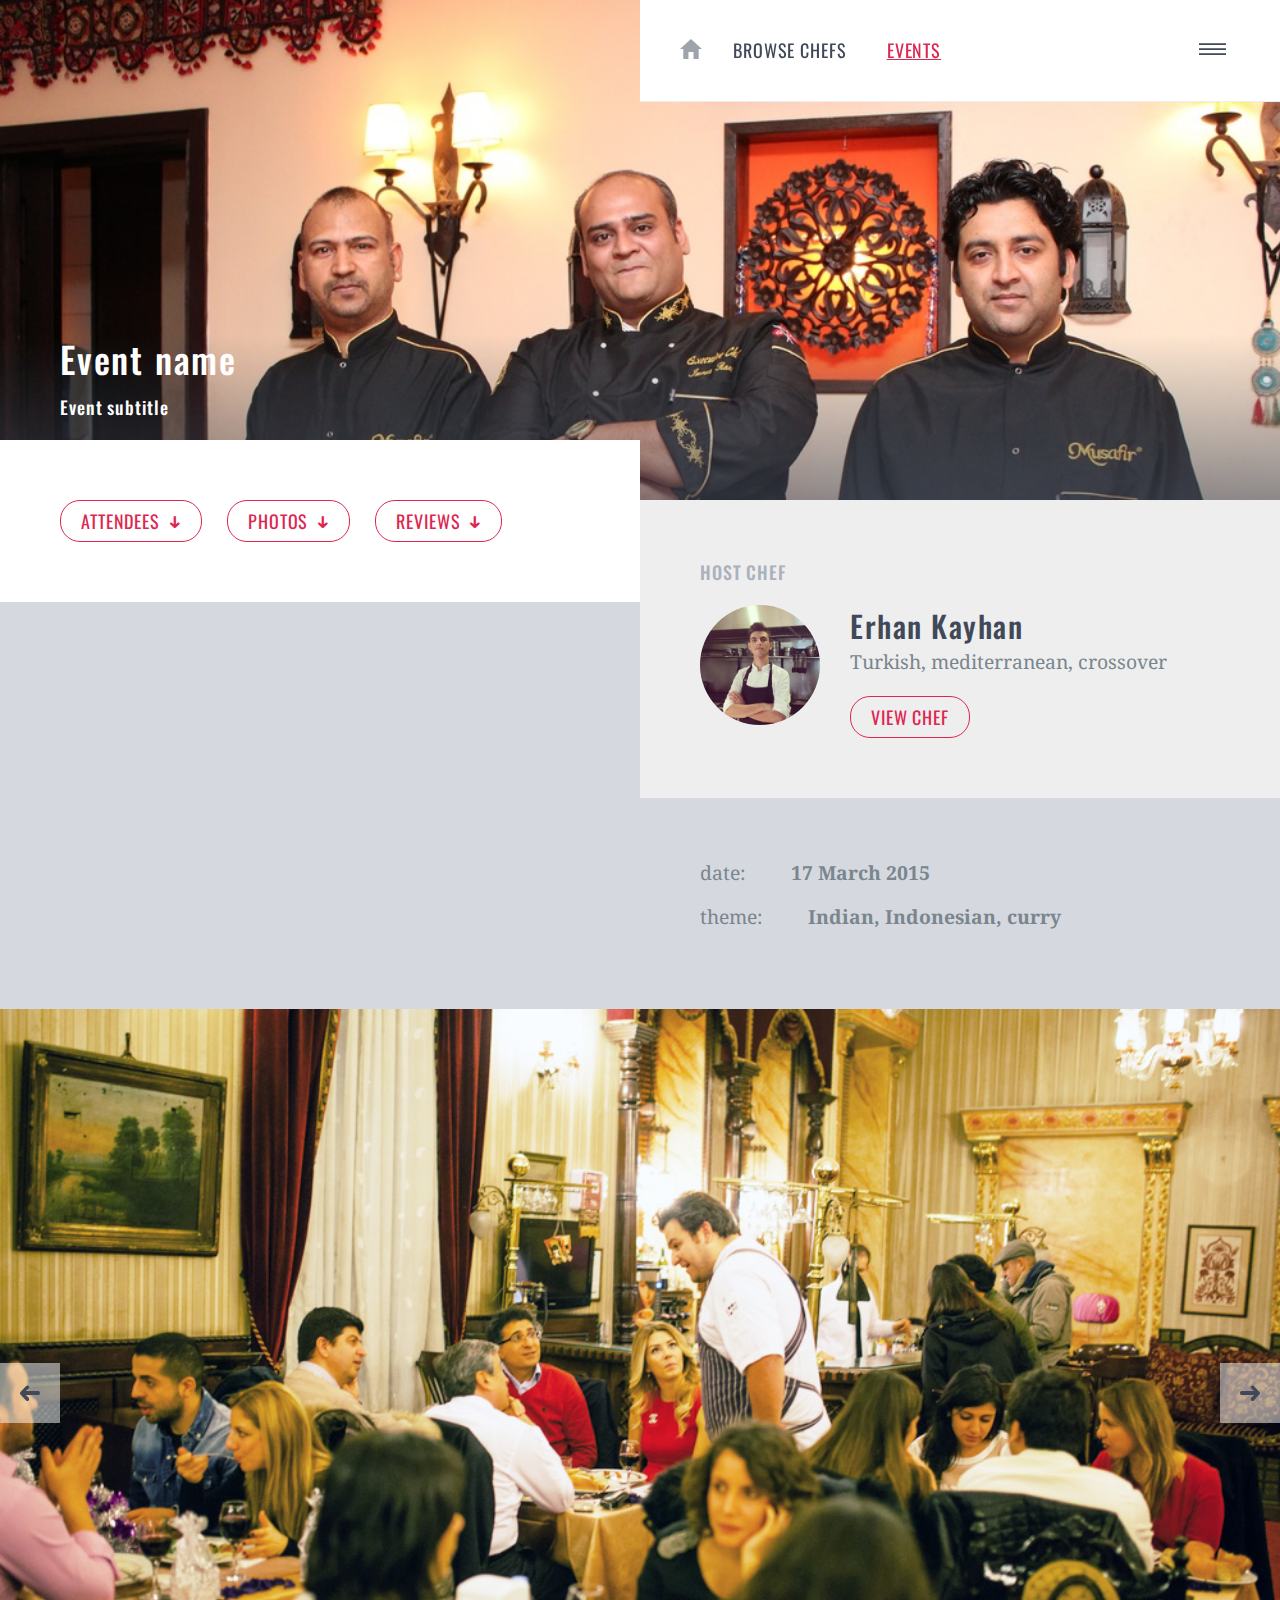
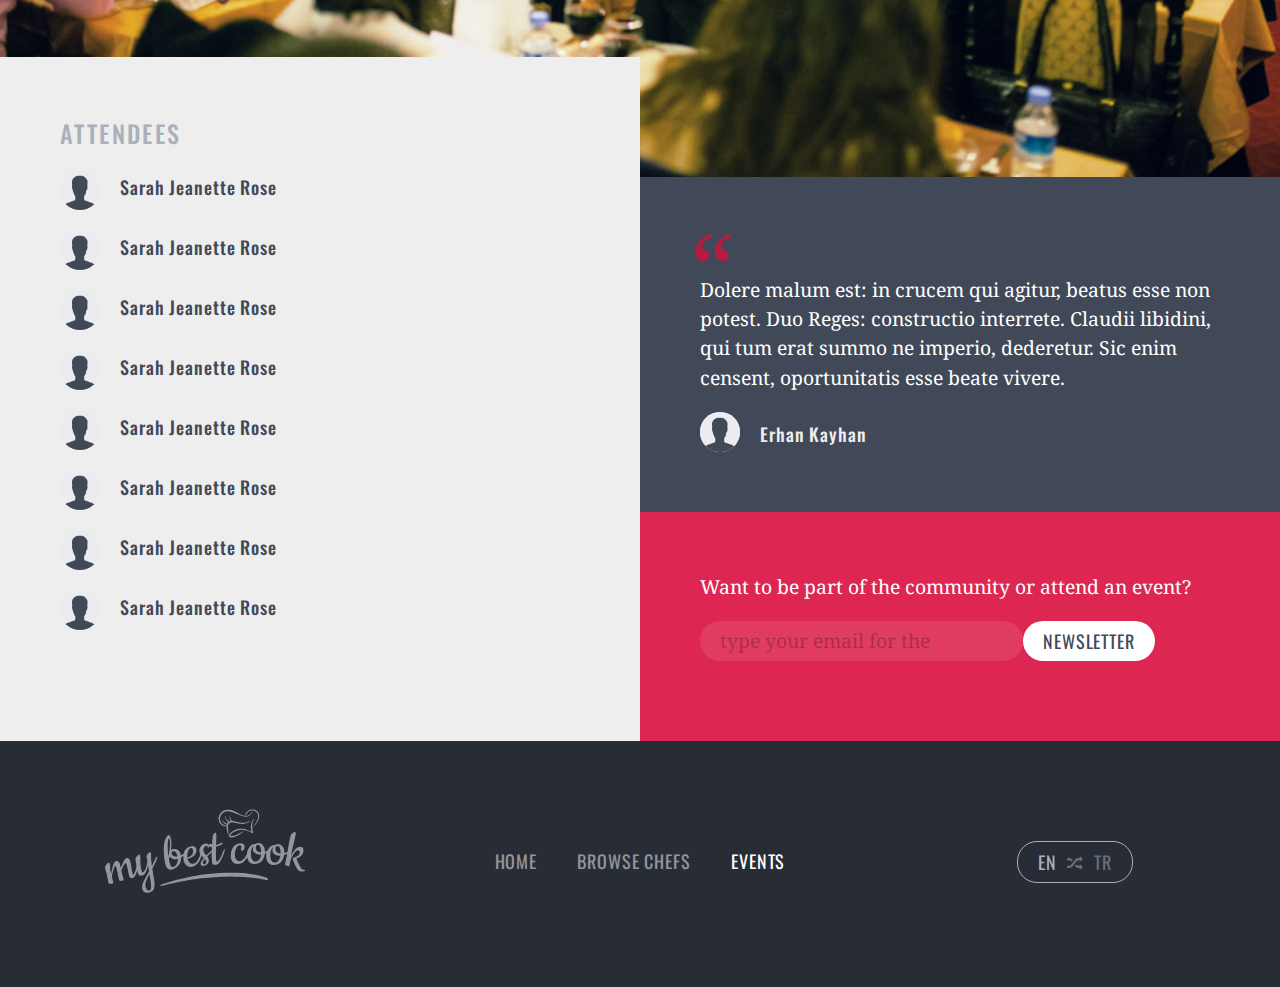
<file: view-event.html>
<!DOCTYPE html>

<html lang="en">

	<head>

		<title>mybestcook</title>

		<meta name="description" content="" />
		<meta name="keywords" content="" />
		<meta name="author" content="L Daniel Swakman, www.ldaniel.eu" />
		<meta charset="utf-8" />

		<meta name="viewport" content="width=device-width, initial-scale=1.0, maximum-scale=1.0">

		<link href='https://fonts.googleapis.com/css?family=Noto+Serif:400,700italic,700,400italic' rel='stylesheet' type='text/css'>
    <link href='https://fonts.googleapis.com/css?family=Oswald:400,300,700' rel='stylesheet' type='text/css'>

		<link href="css/bootstrap.min.css" rel="stylesheet" type="text/css" />
		<link href="css/ionicons.min.css" rel="stylesheet" type="text/css" />
	  <link href="css/style.css" rel="stylesheet" type="text/css" />

	  <link rel="icon" href="images/favicon.ico">
	  <!-- 'Use as mobile app' configurations -->
	  <link rel="manifest" href="manifest.json">
	  <meta name="mobile-web-app-capable" content="yes">
		<meta name="apple-mobile-web-app-capable" content="yes">
		<meta name="theme-color" content="#b21e52">
		<meta name="msapplication-navbutton-color" content="#b21e52">
		<meta name="apple-mobile-web-app-status-bar-style" content="#b21e52">
		<link rel="apple-touch-icon" href="images/app-icons/launcher-icon-60x60.png">
		<link rel="apple-touch-icon" sizes="76x76" href="images/app-icons/launcher-icon-76x76.png">
		<link rel="apple-touch-icon" sizes="120x120" href="images/app-icons/launcher-icon-120x120.png">
		<link rel="apple-touch-icon" sizes="152x152" href="images/app-icons/launcher-icon-152x152.png">

		<script src="js/jquery.min.js"></script>
    <script src="js/jquery.smooth-scroll.min.js"></script>
    <script src="js/jquery.bxslider.min.js"></script>
		<script src="js/scripts.js"></script>

	</head>

	<body id="top">

    <nav>

      <div class="nav-fav u-nowrap">

        <a href="javascript:void(0)" id="navbutton" class="btn btn-empty btn-lg u-floatright">
          <i class="ion ion-drag ion-15x ion-fw"></i>
          <i class="ion ion-android-close ion-15x ion-fw u-hide"></i>
        </a>
        <ul class="menu-fav u-clearfix">
          <li>
            <a href="index.html" class="btn btn-empty u-ph10 u-opacity50"><i class="ion ion-android-home ion-15x"></i></a>
          </li>
          <li>
            <a href="list-chefs.html" class="btn btn-empty">Browse chefs</a>
          </li>
          <li>
            <a href="list-events.html" class="btn btn-empty isCurrent">Events</a>
          </li>
        </ul>

      </div>

      <a href="javascript:closeMessage('nav');" class="nav-mask"></a>

      <div class="nav-panel">
        <ul class="menu-full">
          <li>
            <a href="list-chefs.html">
              <i class="ion ion-person-stalker ion-15x ion-fw u-floatleft u-mt5 u-mr20 u-aligncenter"></i>
              <div class="u-mt10">Browse chefs</div>
            </a>
          </li>
          <li>
            <a href="list-events.html">
              <i class="ion ion-android-calendar ion-15x ion-fw u-floatleft u-mt5 u-mr20 u-aligncenter"></i>
              <div class="u-mt10">Browse events</div>
              </a>
          </li>
          <li>
            <a href="about.html">
              <i class="ion ion-help ion-15x ion-fw u-floatleft u-mt5 u-mr20 u-aligncenter"></i>
              <div class="u-mt10">About <em>mybestcook</em></div>
              </a>
          </li>
          <li>
            <a href="signup-chef.html">
              <i class="ion ion-person-add ion-15x ion-fw u-floatleft u-mt5 u-mr20 u-aligncenter"></i>
              <div class="u-mt10">Sign up (chef)</div>
            </a>
          </li>
          <li>
            <a href="javascript:openDialog('login')">
              <i class="ion ion-log-out ion-15x ion-fw u-floatleft u-mt5 u-mr20 u-aligncenter"></i>
              <div class="u-mt10">Log in (chef)</div>
            </a>
          </li>
        </ul>
      </div>

    </nav>

    <div class="flash-container">
    </div>

    <a href="javascript:closeMessage('dialog')" class="dialog-mask"></a>

    <dialog id="dialog_reserve" class="bg-greylight">
      <div class="row u-alignleft">
        <div class="col-sm-6 content">
          <h2 class="c-winered u-mb20">UH OH...</h2>
          <h4 class="c-grey">YOU HAVE TO DO SOMETHING IN ORDER TO DO THIS.</h4>
        </div>
        <div class="col-sm-6 content u-pv40 bg-white">
          <div class="u-clearfix u-mb10">
            <a href="javascript:closeMessage('dialog')" class="u-floatright u-pa10 c-grey"><i class="ion ion-android-close ion-15x"></i></a>
          </div>
          <p class="u-mb20">it seems as if this message is here with a purpose; please fulfill this or that requirement to continue.</p>
          <a href="javascript:closeMessage('dialog')" class="btn btn-outlinegrey u-mr10">BACK</a>
          <a href="javascript:void(0)" onclick="" class="btn btn-primary">CONTINUE</a>
        </div>
      </div>
    </dialog>

    <section>
    </section>

    <!-- first past event start -->
    <section class="slide" style="background-image: url('images/event.jpg'); height: 500px;">

			<div class="bg-gradient2 u-pinbottom u-fullwidth u-ph60 u-pb80">
        <h1 class="c-white u-mb10">Event name</h1>
        <h4 class="c-white">Event subtitle</h4>
      </div>

		</section>

    <section class="bg-greymedium">

      <div class="row">
        <div class="col-sm-6 col-nopadding">
          <div class="content bg-white" style="margin-top: -60px;">

            <a href="#attendees" class="btn btn-outline u-mr20">
              ATTENDEES
              <i class="ion ion-arrow-down-c ion-125x u-ml5"></i>
            </a>
            <a href="#photos" class="btn btn-outline u-mr20">
              PHOTOS
              <i class="ion ion-arrow-down-c ion-125x u-ml5"></i>
            </a>
            <a href="#reviews" class="btn btn-outline u-mr20">
              REVIEWS
              <i class="ion ion-arrow-down-c ion-125x u-ml5"></i>
            </a>

          </div>
          <iframe
            width="100%"
            height="400"
            frameborder="0" style="border:0"
            src="https://www.google.com/maps/embed/v1/place?key=AIzaSyALCF1Bh451Q9OMZdDRL_fg_od31rogS50&q=Salt+Galata&language=tr_TR" allowfullscreen>
          </iframe>
          <!-- NB: API Key is for mockup purposes only. For production, a custom API Key should be generated for Mybestcook. -->
          
        </div>
        <div class="col-sm-6 col-nopadding" style="margin-bottom: -60px;">
          <div class="content bg-greylight">
            <h4 class="c-grey u-mb20">HOST CHEF</h4>
            <div class="u-clearfix">
              <div class="badge badge-circle badge-huge u-floatleft u-mr30">
                <img src="images/profil.jpg" alt="" />
              </div>
              <h2>Erhan Kayhan</h2>
              <p>Turkish, mediterranean, crossover</p>
              <a href="view-chef.html" class="btn btn-outline u-mt20">VIEW CHEF</a>
            </div>
          </div>
          <div class="content bg-greymedium">
            <p>date: <strong class="u-ml40">17 March 2015</strong></p>
            <p>theme: <strong class="u-ml40">Indian, Indonesian, curry</strong></p>
          </div>
        </div>
      </div>

    </section>

    <section id="photos">
      <ul class="slides">
        <li><img src="images/yemek_organizasyonu.jpg" alt="" /></li>
        <li><img src="images/patlican.jpeg" alt="" /></li>
        <li><img src="images/misafirlerimiz.jpg" alt="" /></li>
      </ul>
    </section>

    <section class="bg-greylight">
      <div class="row">
        <div id="attendees" class="col-sm-6 content bg-greylight" style="margin-top: -120px;">
          <h3 class="c-grey u-mb20">ATTENDEES</h3>

          <div class="u-clearfix u-mb20">
            <div class="badge badge-circle u-floatleft u-mr20">
              <img src="images/user_fallback.png" alt="" />
            </div>
            <h4 class="u-floatleft u-mt5">Sarah Jeanette Rose</h4>
          </div>
          <div class="u-clearfix u-mb20">
            <div class="badge badge-circle u-floatleft u-mr20">
              <img src="images/user_fallback.png" alt="" />
            </div>
            <h4 class="u-floatleft u-mt5">Sarah Jeanette Rose</h4>
          </div>
          <div class="u-clearfix u-mb20">
            <div class="badge badge-circle u-floatleft u-mr20">
              <img src="images/user_fallback.png" alt="" />
            </div>
            <h4 class="u-floatleft u-mt5">Sarah Jeanette Rose</h4>
          </div>
          <div class="u-clearfix u-mb20">
            <div class="badge badge-circle u-floatleft u-mr20">
              <img src="images/user_fallback.png" alt="" />
            </div>
            <h4 class="u-floatleft u-mt5">Sarah Jeanette Rose</h4>
          </div>
          <div class="u-clearfix u-mb20">
            <div class="badge badge-circle u-floatleft u-mr20">
              <img src="images/user_fallback.png" alt="" />
            </div>
            <h4 class="u-floatleft u-mt5">Sarah Jeanette Rose</h4>
          </div>
          <div class="u-clearfix u-mb20">
            <div class="badge badge-circle u-floatleft u-mr20">
              <img src="images/user_fallback.png" alt="" />
            </div>
            <h4 class="u-floatleft u-mt5">Sarah Jeanette Rose</h4>
          </div>
          <div class="u-clearfix u-mb20">
            <div class="badge badge-circle u-floatleft u-mr20">
              <img src="images/user_fallback.png" alt="" />
            </div>
            <h4 class="u-floatleft u-mt5">Sarah Jeanette Rose</h4>
          </div>
          <div class="u-clearfix u-mb20">
            <div class="badge badge-circle u-floatleft u-mr20">
              <img src="images/user_fallback.png" alt="" />
            </div>
            <h4 class="u-floatleft u-mt5">Sarah Jeanette Rose</h4>
          </div>

        </div>
        <div class="col-sm-6 col-nopadding">
          <div class="content bg-darkblue">
            <p class="quote c-white u-mb20">Dolere malum est: in crucem qui agitur, beatus esse non potest. Duo Reges: constructio interrete. Claudii libidini, qui tum erat summo ne imperio, dederetur. Sic enim censent, oportunitatis esse beate vivere.</p>
            <div class="badge badge-circle u-mr20 u-floatleft">
              <img src="images/user_fallback.png" alt="" />
            </div>
            <h4 class="c-greylight u-pt10">Erhan Kayhan</h4>
          </div>
          <div class="content bg-winered">
            <p>Want to be part of the community or attend an event?</p>
            <form action="" class="newsletter u-clearfix u-mt10 u-mb20">
              <div class="fieldset u-floatleft u-mt10">
                <input type="email" class="field" placeholder="type your email for the"></input>
                <div class="field-validation u-hide">Please fill in your email address.</div>
              </div>
              <a href="javascript:void(0)" class="btn btn-white u-floatleft u-mt10" onclick="submitDummyEffects($(this));">NEWSLETTER</a>
              <div class="field-message u-mt20 u-hide">
                <a href="javascript:void(0)" onclick="closeMessage($(this));" class="u-floatright u-ml10 u-mb10"><i class="ion ion-android-close ion-15x"></i></a>
                Thanks! A confirmation email has been sent to your address.
              </div>
            </form>
          </div>
        </div>
      </div>
    </section>

    <footer>
      <div class="row">
        <div class="col-sm-3">
          <img src="images/logo.svg" width="200px" alt="" class="u-opacity50" />
        </div>
        <div class="col-sm-6 u-pv40">
          <ul class="menu-fav u-clearfix u-inlineblock">
            <li>
              <a href="index.html" class="btn btn-empty u-opacity50">Home</a>
            </li>
            <li>
              <a href="list-chefs.html" class="btn btn-empty u-opacity50">Browse chefs</a>
            </li>
            <li>
              <a href="list-events.html" class="btn btn-empty">Events</a>
            </li>
          </ul>
        </div>
        <div class="col-sm-3 u-pv40">
          <a href="switch-to-turkish" class="btn btn-outlinegrey">EN <span class="u-opacity50"><i class="ion ion-shuffle u-ph5"></i> TR</span></a>
        </div>
      </div>
    </footer>

	</body>

</html>
</file>
<file: css/style.css>
.bg-white{background-color:#fff!important}.bg-greylight{background-color:#eee!important}.bg-greymedium{background-color:#d5d8de!important}.bg-grey{background-color:#aab1bc!important}.bg-grey p{color:#414959!important}.bg-winered{background-color:#dd2651!important;color:#fff}.bg-winereddark{background-color:#b41c40!important;color:#fff}.bg-darkblue{background-color:#414959!important;color:#fff}.bg-darkblue p,.bg-darkblue h4,.bg-winered p,.bg-winereddark p{color:#fff}.bg-gradient1{background:transparent;background:-webkit-gradient(linear,left bottom,left top,color-stop(0,rgba(65,73,89,0)),color-stop(1,rgba(65,73,89,0.6)));background:-ms-linear-gradient(bottom,rgba(65,73,89,0),rgba(65,73,89,0.6));background:-moz-linear-gradient(center bottom,rgba(65,73,89,0) 0,rgba(65,73,89,0.6) 100%);background:-o-linear-gradient(rgba(65,73,89,0.6),rgba(65,73,89,0));filter:progid:DXImageTransform.Microsoft.gradient(startColorstr='rgba(65, 73, 89, 0.6)',endColorstr='rgba(65, 73, 89, 0)',GradientType=0)}.bg-gradient2{background:transparent;background:-webkit-gradient(linear,left bottom,left top,color-stop(0,rgba(65,73,89,0.6)),color-stop(1,rgba(65,73,89,0)));background:-ms-linear-gradient(bottom,rgba(65,73,89,0.6),rgba(65,73,89,0));background:-moz-linear-gradient(center bottom,rgba(65,73,89,0.6) 0,rgba(65,73,89,0) 100%);background:-o-linear-gradient(rgba(65,73,89,0),rgba(65,73,89,0.6));filter:progid:DXImageTransform.Microsoft.gradient(startColorstr='rgba(65, 73, 89, 0)',endColorstr='rgba(65, 73, 89, 0.6)',GradientType=0)}.c-white{color:#fff!important}.c-white-transp{color:rgba(255,255,255,0.5)!important}.c-greylight{color:#eee!important}.c-greymedium{color:#d5d8de}.c-grey{color:#aab1bc!important}.c-winered{color:#dd2651!important}.c-darkblue{color:#414959!important}@-webkit-keyframes spinning{0%{-webkit-transform:rotate(0)}100%{-webkit-transform:rotate(360deg)}}@-moz-keyframes spinning{0%{-moz-transform:rotate(0)}100%{-moz-transform:rotate(360deg)}}@keyframes spinning{0%{transform:rotate(0)}100%{transform:rotate(360deg)}}html,body,div,span,object,iframe,h1,h2,h3,h4,h5,h6,p,blockquote,pre,a,abbr,address,cite,code,del,dfn,em,img,ins,q,small,strong,sub,sup,dl,dt,dd,ol,ul,li,fieldset,form,label,legend,table,caption,tbody,tfoot,thead,tr,th,td{border:0;margin:0;padding:0}article,aside,figure,figure img,figcaption,hgroup,footer,header,nav,section,video,object{display:block}a img{border:0}figure{position:relative}figure img{width:100%}.u-ml5{margin-left:5px!important}.u-ml10{margin-left:10px!important}.u-ml20{margin-left:20px!important}.u-ml30{margin-left:30px!important}.u-ml40{margin-left:40px!important}.u-ml60{margin-left:60px!important}.u-ml80{margin-left:80px!important}.u-ml120{margin-left:120px!important}.u-ml160{margin-left:160px!important}.u-mr5{margin-right:5px!important}.u-mr10{margin-right:10px!important}.u-mr20{margin-right:20px!important}.u-mr30{margin-right:30px!important}.u-mr40{margin-right:40px!important}.u-mr60{margin-right:60px!important}.u-mr80{margin-right:80px!important}.u-mr120{margin-right:120px!important}.u-mr160{margin-right:160px!important}.u-mt5{margin-top:5px!important}.u-mt10{margin-top:10px!important}.u-mt20{margin-top:20px!important}.u-mt30{margin-top:30px!important}.u-mt40{margin-top:40px!important}.u-mt60{margin-top:60px!important}.u-mt80{margin-top:80px!important}.u-mt120{margin-top:120px!important}.u-mt160{margin-top:160px!important}.u-mb5{margin-bottom:5px!important}.u-mb10{margin-bottom:10px!important}.u-mb20{margin-bottom:20px!important}.u-mb30{margin-bottom:30px!important}.u-mb40{margin-bottom:40px!important}.u-mb60{margin-bottom:60px!important}.u-mb80{margin-bottom:80px!important}.u-mb120{margin-bottom:120px!important}.u-mb160{margin-bottom:160px!important}.u-mv5{margin-top:5px!important;margin-bottom:5px!important}.u-mv10{margin-top:10px!important;margin-bottom:10px!important}.u-mv20{margin-top:20px!important;margin-bottom:20px!important}.u-mv30{margin-top:40px!important;margin-bottom:30px!important}.u-mv40{margin-top:40px!important;margin-bottom:40px!important}.u-mv60{margin-top:60px!important;margin-bottom:60px!important}.u-mv80{margin-top:80px!important;margin-bottom:80px!important}.u-mv120{margin-top:120px!important;margin-bottom:120px!important}.u-mv160{margin-top:160px!important;margin-bottom:160px!important}.u-ma5{margin:5px!important}.u-ma10{margin:10px!important}.u-ma20{margin:20px!important}.u-ma30{margin:30px!important}.u-ma40{margin:40px!important}.u-ma60{margin:60px!important}.u-ma80{margin:80px!important}.u-ma120{margin:120px!important}.u-ma160{margin:160px!important}.u-pl5{padding-left:5px!important}.u-pl10{padding-left:10px!important}.u-pl20{padding-left:20px!important}.u-pl30{padding-left:30px!important}.u-pl40{padding-left:40px!important}.u-pl60{padding-left:60px!important}.u-pl80{padding-left:80px!important}.u-pl120{padding-left:120px!important}.u-pl160{padding-left:160px!important}.u-pr5{padding-right:5px!important}.u-pr10{padding-right:10px!important}.u-pr20{padding-right:20px!important}.u-pr30{padding-right:30px!important}.u-pr40{padding-right:40px!important}.u-pr60{padding-right:60px!important}.u-pr80{padding-right:80px!important}.u-pr120{padding-right:120px!important}.u-pr160{padding-right:160px!important}.u-pt5{padding-top:5px!important}.u-pt10{padding-top:10px!important}.u-pt20{padding-top:20px!important}.u-pt30{padding-top:30px!important}.u-pt40{padding-top:40px!important}.u-pt60{padding-top:60px!important}.u-pt80{padding-top:80px!important}.u-pt120{padding-top:120px!important}.u-pt160{padding-top:160px!important}.u-pb5{padding-bottom:5px!important}.u-pb10{padding-bottom:10px!important}.u-pb20{padding-bottom:20px!important}.u-pb30{padding-bottom:30px!important}.u-pb40{padding-bottom:40px!important}.u-pb60{padding-bottom:60px!important}.u-pb80{padding-bottom:80px!important}.u-pb120{padding-bottom:120px!important}.u-pb160{padding-bottom:160px!important}.u-pv5{padding-top:5px!important;padding-bottom:5px!important}.u-pv10{padding-top:10px!important;padding-bottom:10px!important}.u-pv20{padding-top:20px!important;padding-bottom:20px!important}.u-pv30{padding-top:30px!important;padding-bottom:30px!important}.u-pv40{padding-top:40px!important;padding-bottom:40px!important}.u-pv60{padding-top:60px!important;padding-bottom:60px!important}.u-pv80{padding-top:80px!important;padding-bottom:80px!important}.u-pv120{padding-top:120px!important;padding-bottom:120px!important}.u-pv160{padding-top:160px!important;padding-bottom:160px!important}.u-ph5{padding-left:5px!important;padding-right:5px!important}.u-ph10{padding-left:10px!important;padding-right:10px!important}.u-ph20{padding-left:20px!important;padding-right:20px!important}.u-ph30{padding-left:30px!important;padding-right:30px!important}.u-ph40{padding-left:40px!important;padding-right:40px!important}.u-ph60{padding-left:60px!important;padding-right:60px!important}.u-ph80{padding-left:80px!important;padding-right:80px!important}.u-ph120{padding-left:120px!important;padding-right:120px!important}.u-ph160{padding-left:160px!important;padding-right:160px!important}.u-pa5{padding:5px!important}.u-pa10{padding:10px!important}.u-pa20{padding:20px!important}.u-pa30{padding:30px!important}.u-pa40{padding:40px!important}.u-pa60{padding:60px!important}.u-pa80{padding:80px!important}.u-pa120{padding:120px!important}.u-pa160{padding:160px!important}.u-pa0{padding:0!important}.u-alignleft{text-align:left}.u-aligncenter{text-align:center}.u-alignright{text-align:right}.u-floatleft{display:inline-block;float:left}.u-floatright{display:inline-block;float:right}.u-block{display:block!important}.u-inlineblock{display:inline-block!important}.u-hide{display:none!important}.u-fullwidth{width:100%}.u-relative{position:relative}.u-pintopleft{position:absolute!important;top:0;left:0}.u-pinbottom{position:absolute;bottom:0}.u-pincenter{position:absolute;top:50%;left:50%;-webkit-transform:translateY(-50%);-moz-transform:translateY(-50%);-o-transform:translateY(-50%);-ms-transform:translateY(-50%);transform:translateY(-50%);-webkit-transform:translateX(-50%);-moz-transform:translateX(-50%);-o-transform:translateX(-50%);-ms-transform:translateX(-50%);transform:translateX(-50%)}.u-pinbottomright{position:absolute;bottom:0;right:0}.u-borderbottom{border-bottom:1px solid #ddd}.u-nowrap{max-width:100%;overflow:hidden;text-overflow:ellipsis;white-space:nowrap}.u-opacity50{opacity:.5!important}.u-opacity100{opacity:1!important}.u-clearfix:before,.clearfix:before,.u-clearfix:after,.clearfix:after{content:" ";display:table}.u-clearfix:after,.clearfix:after{clear:both}.btn{position:relative;display:inline-block;padding:5px 20px;-webkit-border-radius:20px;-moz-border-radius:20px;border-radius:20px;border:0;font-family:'Oswald',Arial Narrow,Arial,sans-serif;font-size:18px;line-height:30px;background-color:#aab1bc;color:#fff;letter-spacing:.05em;cursor:pointer;vertical-align:top;-webkit-appearance:none;-moz-appearance:none;appearance:none;-webkit-animation:scaleIn 1s infinite linear;-moz-animation:scaleIn 1s infinite linear;-o-animation:scaleIn 1s infinite linear;animation:scaleIn 1s infinite linear}.btn:hover{background-color:#8d97a6;color:#fff}.btn:active{background-color:#717d8f;outline:0}.btn:focus{outline:0}.btn.btn-large{padding:5px 30px;-webkit-border-radius:25px;-moz-border-radius:25px;border-radius:25px;font-size:24px;line-height:40px}.btn.btn-small{padding:5px 15px;line-height:20px;font-size:16px}.btn.btn-primary{background-color:#dd2651}.btn.btn-primary:hover{background-color:#b41c40;color:#fff}.btn.btn-primary:active{background-color:#881530}.btn.btn-primary.isBusy:before,.btn.btn-primary.isSuccess:before{background-color:#dd2651}.btn.btn-empty{background-color:transparent}.btn.btn-empty:hover{background-color:rgba(0,0,0,0.15)}.btn.btn-white{background-color:#fff;color:#414959}.btn.btn-white:hover{background-color:#d5d8de}.btn.btn-white.isBusy:before,.btn.btn-white.isSuccess:before{background-color:#fff}.btn.btn-facebook{background-color:#3b5998}.btn.btn-facebook:hover{background-color:#263961}.btn.btn-facebook.isBusy:before,.btn.btn-facebook.isSuccess:before{background-color:#3b5998}.btn.btn-outline{background-color:transparent;border:1px solid #dd2651;color:#dd2651}.btn.btn-outline:hover,.btn.btn-outline.isBusy:before,.btn.btn-outline.isSuccess:before,.btn.btn-outline.isBusy:before:hover,.btn.btn-outline.isSuccess:before:hover{background-color:#dd2651;color:#fff}.btn.btn-outlinegrey{background-color:transparent;border:1px solid #aab1bc;color:#aab1bc}.btn.btn-outlinegrey:hover{background-color:#414959;border-color:transparent;color:#fff}.btn.isBusy,.btn.isSuccess{pointer-events:none}.btn.isBusy:before,.btn.isSuccess:before{content:"";position:absolute;left:0;top:0;width:100%;height:100%;-webkit-border-radius:20px;-moz-border-radius:20px;border-radius:20px}.btn.isBusy:after,.btn.isSuccess:after{content:"";position:absolute;top:5px;left:0;width:100%;-webkit-border-radius:20px;-moz-border-radius:20px;border-radius:20px;font-size:20px;font-family:"Ionicons"}.btn.isBusy:after{content:"\f3a8";padding-top:1px;-webkit-animation:spinning 1s infinite linear;-moz-animation:spinning 1s infinite linear;-o-animation:spinning 1s infinite linear;animation:spinning 1s infinite linear;-webkit-transform-origin:center center;-moz-transform-origin:center center;-ms-transform-origin:center center;transform-origin:center center}.btn.isSuccess:after{content:"\f383";font-size:30px;-webkit-animation:scaleIn .3s infinite linear;-moz-animation:scaleIn .3s infinite linear;-o-animation:scaleIn .3s infinite linear;animation:scaleIn .3s infinite linear;-webkit-transform-origin:center center;-moz-transform-origin:center center;-ms-transform-origin:center center;transform-origin:center center}.btn.isCurrent{text-decoration:underline;color:#dd2651!important}@-webkit-keyframes spinning{0%{-webkit-transform:rotate(0)}100%{-webkit-transform:rotate(360deg)}}@-moz-keyframes spinning{0%{-moz-transform:rotate(0)}100%{-moz-transform:rotate(360deg)}}@keyframes spinning{0%{transform:rotate(0)}100%{transform:rotate(360deg)}}.btn.follow-button .follow-button-content{display:inline-block}.btn.follow-button .followed-button-content,.btn.follow-button .unfollow-button-content{display:none}.btn.followed-button .followed-button-content{display:inline-block}.btn.followed-button .follow-button-content,.btn.followed-button .unfollow-button-content{display:none}.btn.followed-button:hover .followed-button-content{display:none}.btn.followed-button:hover .unfollow-button-content{display:inline-block}.field{display:inline-block;max-width:100%;height:40px;padding:10px 20px;-webkit-border-radius:20px;-moz-border-radius:20px;border-radius:20px;border:0;line-height:20px;background-color:rgba(255,255,255,0.1);-webkit-appearance:none;-moz-appearance:none;appearance:none;-ms-box-sizing:border-box;-moz-box-sizing:border-box;-webkit-box-sizing:border-box;box-sizing:border-box}.field.field-natural{margin:0 6px 10px}.field:not([disabled]):hover{outline:0;background-color:rgba(0,0,0,0.1)}.field:focus{outline:0;background-color:rgba(0,0,0,0.2)}.field::-webkit-input-placeholder{padding-top:3px;color:rgba(0,0,0,0.25)}.field:-moz-placeholder{padding-top:3px;color:rgba(0,0,0,0.25)}.field::-moz-placeholder{padding-top:3px;color:rgba(0,0,0,0.25)}.field:-ms-input-placeholder{padding-top:3px;color:rgba(0,0,0,0.25)}.field[disabled]{background-color:rgba(0,0,0,0.05);color:rgba(255,255,255,0.5);pointer-events:none}.field[type="file"]{cursor:pointer}.field.field-hasError{padding:8px 20px;border:2px solid #fff;-webkit-animation:shake .2s 2 linear;-moz-animation:shake .2s 2 linear;-o-animation:shake .2s 2 linear;animation:shake .2s 2 linear}.field.field-white{background-color:#fff}.field.field-white:focus{background-color:rgba(0,0,0,0.2)}.field.field-white[disabled]{background-color:rgba(0,0,0,0.05);color:rgba(255,255,255,0.5)}.field.field-dark{background-color:rgba(65,73,89,0.1)}.field.field-dark:hover{background-color:rgba(0,0,0,0.15)}.field.field-dark:focus{background-color:rgba(0,0,0,0.2)}textarea.field{padding-top:15px;padding-bottom:15px;height:auto}select:hover{cursor:pointer}.fieldset{position:relative}.fieldset label{opacity:0;-webkit-transition:all .3s ease-out;-moz-transition:all .3s ease-out;-o-transition:all .3s ease-out;transition:all .3s ease-out}.fieldset.hasContent label{opacity:.5}.fieldset.fieldset-checkbox input[type="checkbox"]{position:absolute;left:-9999px}.fieldset.fieldset-checkbox input[type="checkbox"]:checked+label:before{content:"\f120";font-size:37px;opacity:1}.fieldset.fieldset-checkbox label{opacity:1;cursor:pointer}.fieldset.fieldset-checkbox label:before{content:"\f21b";display:inline-block;float:left;width:42px;margin-right:5px;font-family:"Ionicons";font-size:40px;line-height:40px;opacity:.3}.fieldset.fieldset-checkbox label span{display:inline-block;margin-top:10px}.fieldset.fieldset-checkbox.fieldset-checkbox-small label:before{width:20px;font-size:20px;line-height:25px}.fieldset.fieldset-checkbox.fieldset-checkbox-small span{font-size:.9em;margin-top:0}.fieldset.fieldset-checkbox.fieldset-checkbox-small input:checked+label:before{font-size:18px}.fieldset-hasIcon{position:relative;display:inline-block}.fieldset-hasIcon .field{padding-right:40px}.fieldset-hasIcon .ion{position:absolute;right:0;top:0;width:40px;height:40px;line-height:40px;text-align:center;pointer-events:none}.fieldset-hasIcon .field-natural+.ion{top:-3px;right:6px}.newsletter .field{min-width:280px;margin-right:-35px;padding-right:42px}.field-message{position:relative;display:inline-block;padding:20px;-webkit-border-radius:20px;-moz-border-radius:20px;border-radius:20px;background-color:#fff;font-size:.8em;color:#414959}.field-message:before{content:"";position:absolute;bottom:100%;left:20px;display:block;border:10px solid transparent;border-bottom-color:#fff}.field-validation{display:block;padding:5px 20px;line-height:1.5em;font-size:.7em}.field-validation:before{border-width:5px}.fieldgroup-multiselect{height:auto}.fieldgroup-multiselect.field-dark:hover{background-color:rgba(65,73,89,0.1)}.fieldgroup-multiselect .fieldset-checkbox{width:50%;float:left}.fieldgroup-multiselect .fieldset-checkbox input:checked+label:before,.fieldgroup-multiselect .fieldset-checkbox input:checked+span{color:#dd2651}.fieldgroup-multiselect .fieldset-checkbox span{color:#414959}@-webkit-keyframes shake{0%{-webkit-transform:translateX(0)}25%{-webkit-transform:translateX(-5px)}50%{-webkit-transform:translateX(0)}75%{-webkit-transform:translateX(5px)}100%{-webkit-transform:translateX(0)}}@-moz-keyframes shake{0%{-moz-transform:translateX(0)}25%{-moz-transform:translateX(-5px)}50%{-moz-transform:translateX(0)}75%{-moz-transform:translateX(5px)}100%{-moz-transform:translateX(0)}}@keyframes shake{0%{transform:translateX(0)}25%{transform:translateX(-5px)}50%{transform:translateX(0)}75%{transform:translateX(5px)}100%{transform:translateX(0)}}dialog{position:fixed;top:0;right:0;bottom:0;left:0;z-index:6;display:block;min-width:300px;max-width:900px;min-height:auto;max-height:90vh;margin:auto;padding:0;border:0;background-color:#fff;-webkit-box-shadow:0 10px rgba(65,73,89,0.2);-moz-box-shadow:0 10px rgba(65,73,89,0.2);box-shadow:0 10px rgba(65,73,89,0.2);text-align:center;opacity:0;pointer-events:none;-webkit-transform:translateY(-50vh);-moz-transform:translateY(-50vh);-o-transform:translateY(-50vh);-ms-transform:translateY(-50vh);transform:translateY(-50vh);-webkit-transition:all .3s ease-out;-moz-transition:all .3s ease-out;-o-transition:all .3s ease-out;transition:all .3s ease-out}dialog.isVisible{opacity:1;pointer-events:all;-webkit-transform:translateY(0);-moz-transform:translateY(0);-o-transform:translateY(0);-ms-transform:translateY(0);transform:translateY(0)}.dialog-mask{position:fixed;top:0;right:0;bottom:0;left:0;z-index:5;display:block;width:100%;width:100vw;height:100%;height:100vh;background-color:rgba(43,49,60,0.3);opacity:0;pointer-events:none;-webkit-transition:all .3s ease-out;-moz-transition:all .3s ease-out;-o-transition:all .3s ease-out;transition:all .3s ease-out;cursor:w-resize}.dialog-mask.isVisible{opacity:1;pointer-events:all}.flash-container{position:fixed;bottom:0;left:0;z-index:2;width:100%}.flash-container .message{padding:10px 30px;background-color:rgba(65,73,89,0.9)}.flash-container .message:before,.flash-container .message:after{content:" ";display:table}.flash-container .message:after{clear:both}.flash-container .message p{margin-top:5px;color:#eee}.flash-container .message+.message{border-top:1px solid rgba(255,255,255,0.25)}@media screen and (max-width:768px){.flash-container .message p{font-size:.9em}}nav{position:fixed;top:0;right:0;z-index:3;width:50vw;padding:30px;border-bottom:1px solid rgba(255,255,255,0.5)}nav .nav-fav{position:relative;z-index:3}nav .nav-fav:before,nav .nav-fav:after{content:" ";display:table}nav .nav-fav:after{clear:both}nav .nav-panel{position:absolute;top:0;right:0;z-index:2;width:100%;height:100vh;padding-top:100px;background-color:#fff;-webkit-transform:translateX(50vw);-moz-transform:translateX(50vw);-o-transform:translateX(50vw);-ms-transform:translateX(50vw);transform:translateX(50vw);-webkit-transition:all .3s ease-out;-moz-transition:all .3s ease-out;-o-transition:all .3s ease-out;transition:all .3s ease-out}nav .nav-mask{position:fixed;top:0;left:0;z-index:2;display:block;width:100vw;height:100vh;background-color:rgba(65,73,89,0.5);opacity:0;pointer-events:none;-webkit-transition:all .3s ease-out;-moz-transition:all .3s ease-out;-o-transition:all .3s ease-out;transition:all .3s ease-out}nav.isActive .nav-fav a,nav.isActive .nav-fav .btn{color:#414959}nav.isActive .nav-panel{-webkit-transform:translateX(0);-moz-transform:translateX(0);-o-transform:translateX(0);-ms-transform:translateX(0);transform:translateX(0);-webkit-box-shadow:-5px 0 rgba(65,73,89,0.1);-moz-box-shadow:-5px 0 rgba(65,73,89,0.1);box-shadow:-5px 0 rgba(65,73,89,0.1)}nav.isActive .nav-mask{opacity:1;pointer-events:all}nav.isWhite{background-color:#fff;border-bottom-color:#eee}nav.isWhite .nav-fav a,nav.isWhite .nav-fav .btn{color:#414959}.menu-fav{list-style:none;margin:0;padding:0;font-family:Oswald;text-transform:uppercase;font-weight:normal;letter-spacing:.05em;font-size:.75em}.menu-fav li{display:inline-block;float:left}.menu-fav li a{color:#fff}@media screen and (max-width:768px){nav{width:auto;padding:15px;border-bottom-color:transparent}nav .nav-panel{width:90vw;-webkit-transform:translateX(90vw);-moz-transform:translateX(90vw);-o-transform:translateX(90vw);-ms-transform:translateX(90vw);transform:translateX(90vw)}.menu-fav{display:none}}.menu-full{padding-top:30px;padding-bottom:30px;border-top:1px solid #eee;list-style:none}.menu-full a{display:block;padding:10px 30px}.navplaceholder{height:100px}body,html{margin:0;padding:0;font-family:"Noto Serif";-webkit-font-smoothing:antialiased;-moz-osx-font-smoothing:grayscale;font-kerning:normal;font-size:1.1em;color:#414959}*{-webkit-box-sizing:border-box;-moz-box-sizing:border-box;box-sizing:border-box}h1,h2,h3,h4,h5,h6,.title{font-family:'Oswald',Helvetica Neue,Helvetica,Arial,sans-serif;letter-spacing:.05em;line-height:1.4em}p{font-family:"Noto Serif";line-height:1.5em;color:#79868e}p+p{margin-top:.75em}a{color:#dd2651}a:hover,a:focus,a:active{text-decoration:none;color:#b41c40}h3{text-transform:uppercase;letter-spacing:.1em}label{font-size:.9em;font-weight:normal;color:#aab1bc}::selection{background-color:#414959;color:#fff}#logo{max-width:100%}.ion-15x{font-size:1.25em}.ion-15x{font-size:1.5em}.ion-2x{font-size:2em}.ion-3x{font-size:3em}.ion-4x{font-size:4em}.ion-fw{width:1.25em}.row{width:100%;max-width:100%;margin-left:auto;margin-right:auto}.col-nopadding{padding-left:0;padding-right:0}.content{position:relative;padding:60px;z-index:1}.content:before,.content:after{content:" ";display:table}.content:after{clear:both}@media screen and (max-width:768px){.content{padding:30px}}.content-small{position:relative;padding:30px;z-index:1}.content-small:before,.content-small:after{content:" ";display:table}.content-small:after{clear:both}.slide{position:relative;min-height:300px;height:70vh;background-size:cover;background-position:center top;z-index:0}.slides img{width:100%;max-width:100%}.bx-wrapper{position:relative}.bx-wrapper .bx-prev,.bx-wrapper .bx-next{position:absolute;top:50%;left:0;display:block;width:60px;height:60px;margin-top:-30px;background-color:rgba(255,255,255,0.5);color:#414959;text-align:center;line-height:60px;font-size:1.5em}.bx-wrapper .bx-prev:before,.bx-wrapper .bx-next:before{content:"\f108";font-family:"Ionicons"}.bx-wrapper .bx-prev:hover,.bx-wrapper .bx-next:hover{background-color:#fff}.bx-wrapper .bx-prev:active,.bx-wrapper .bx-next:active{background-color:#dd2651;color:#fff}.bx-wrapper .bx-next{left:auto;right:0}.bx-wrapper .bx-next:before{content:"\f10b"}.badge{padding:0;-webkit-border-radius:10px;-moz-border-radius:10px;border-radius:10px;overflow:hidden;object-fit:cover;background-color:#eee}.badge img{max-height:100%;object-fit:cover}.badge.badge-circle{width:40px;height:40px;-webkit-border-radius:50%;-moz-border-radius:50%;border-radius:50%}.badge.badge-circle.badge-large{width:60px;height:60px}.badge.badge-circle.badge-huge{width:120px;height:120px}.badge.badge-square{width:60px;height:60px}.badge.badge-square.badge-large{width:100px;height:100px}.list-item{display:block;padding:20px 10px}.list-item:hover{background-color:rgba(238,238,238,0.5)}.list-item+.list-item{border-top:1px solid #eee}.rating{color:#b41c40}.quote:before{content:'“';display:block;margin-left:-10px;margin-top:.2em;font-size:5em;line-height:.2em;color:#b41c40}.firstname,.lastname{display:inline-block;padding-top:5px;text-transform:capitalize}footer{padding:60px;background-color:#272c35;text-align:center}
</file>
